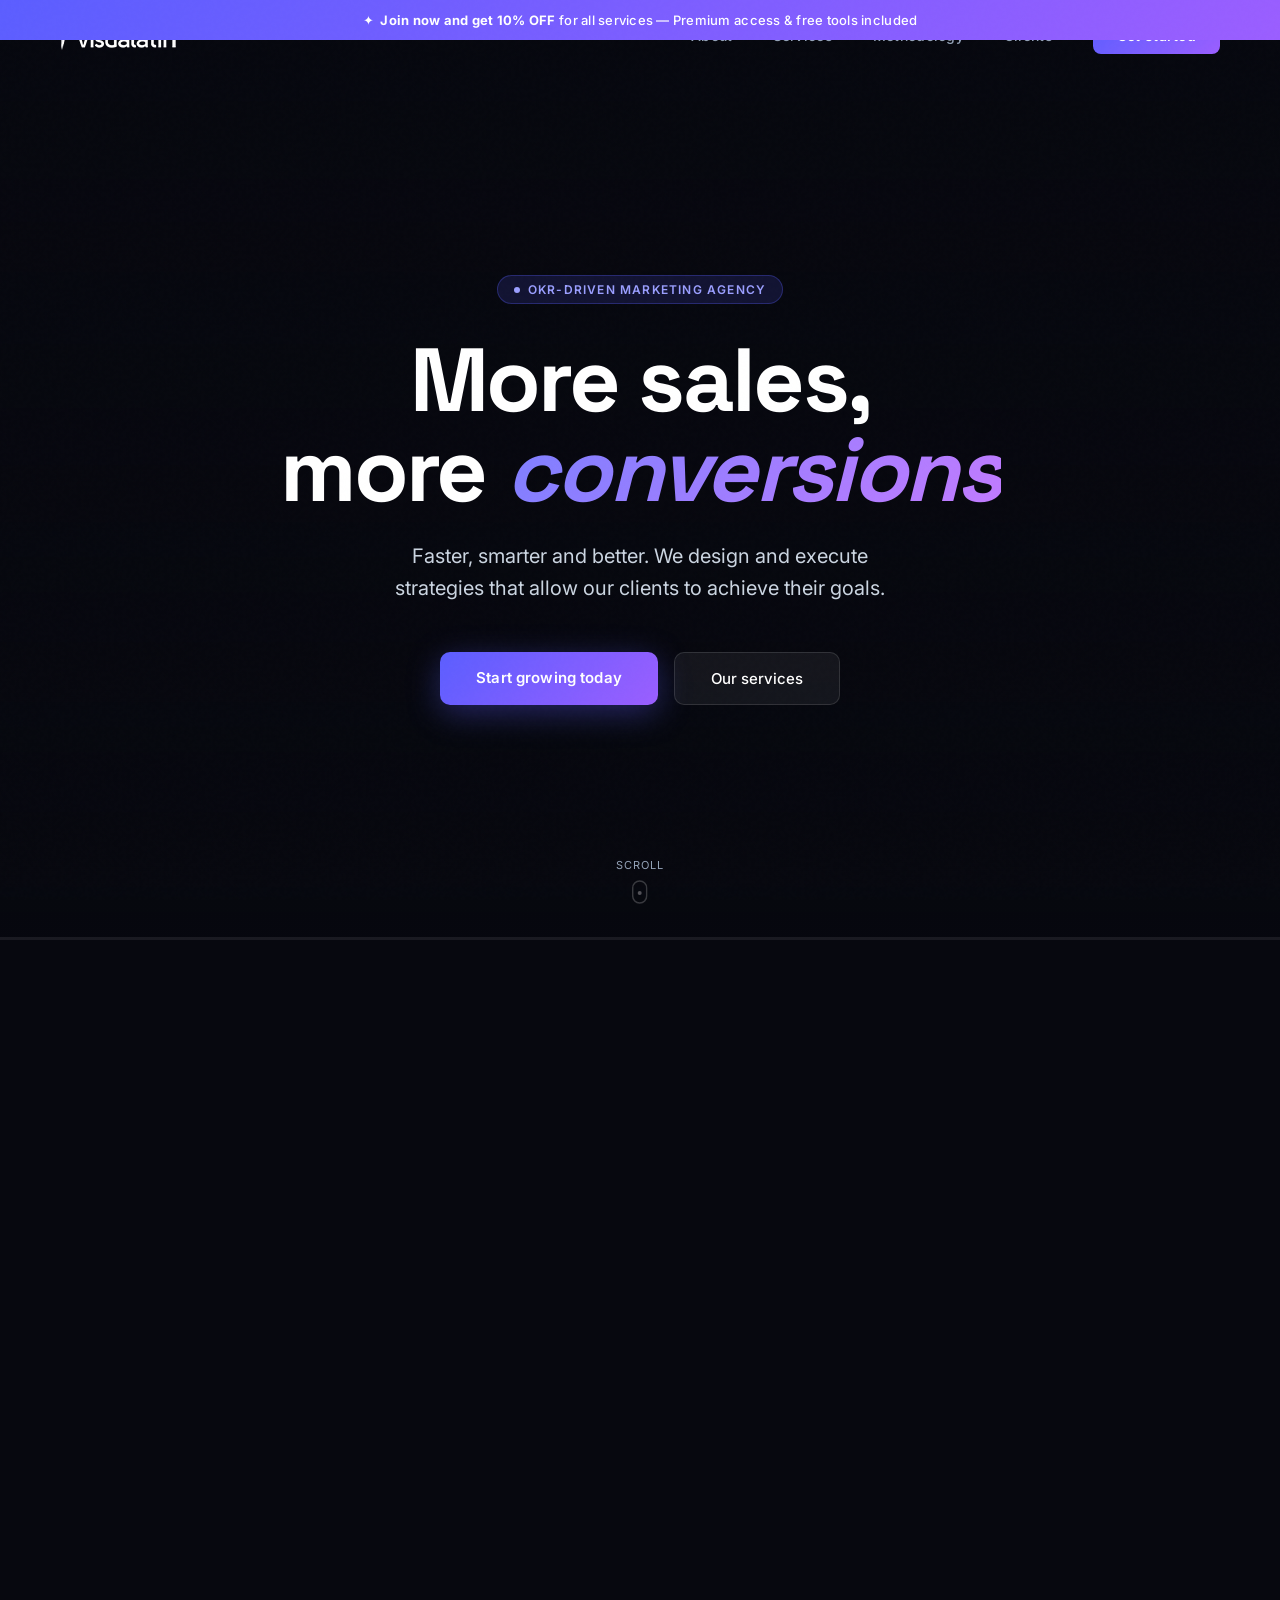
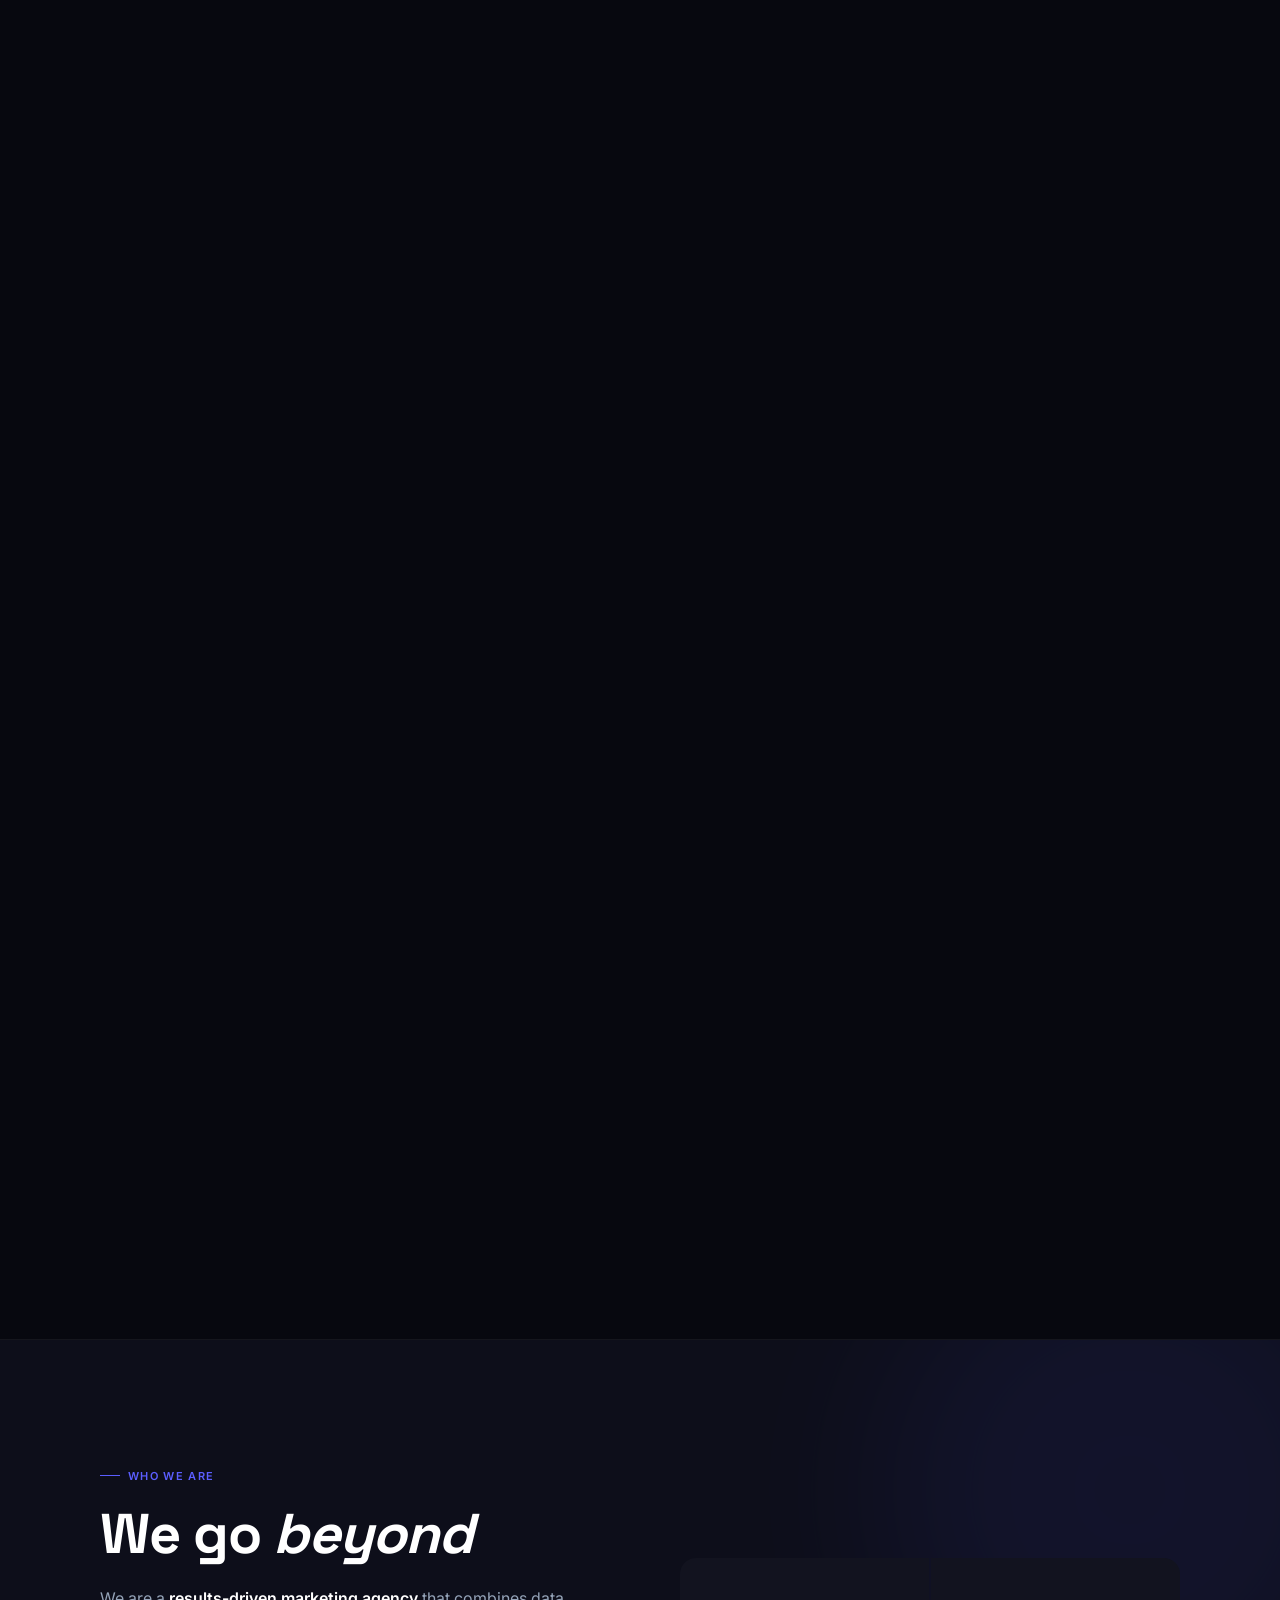
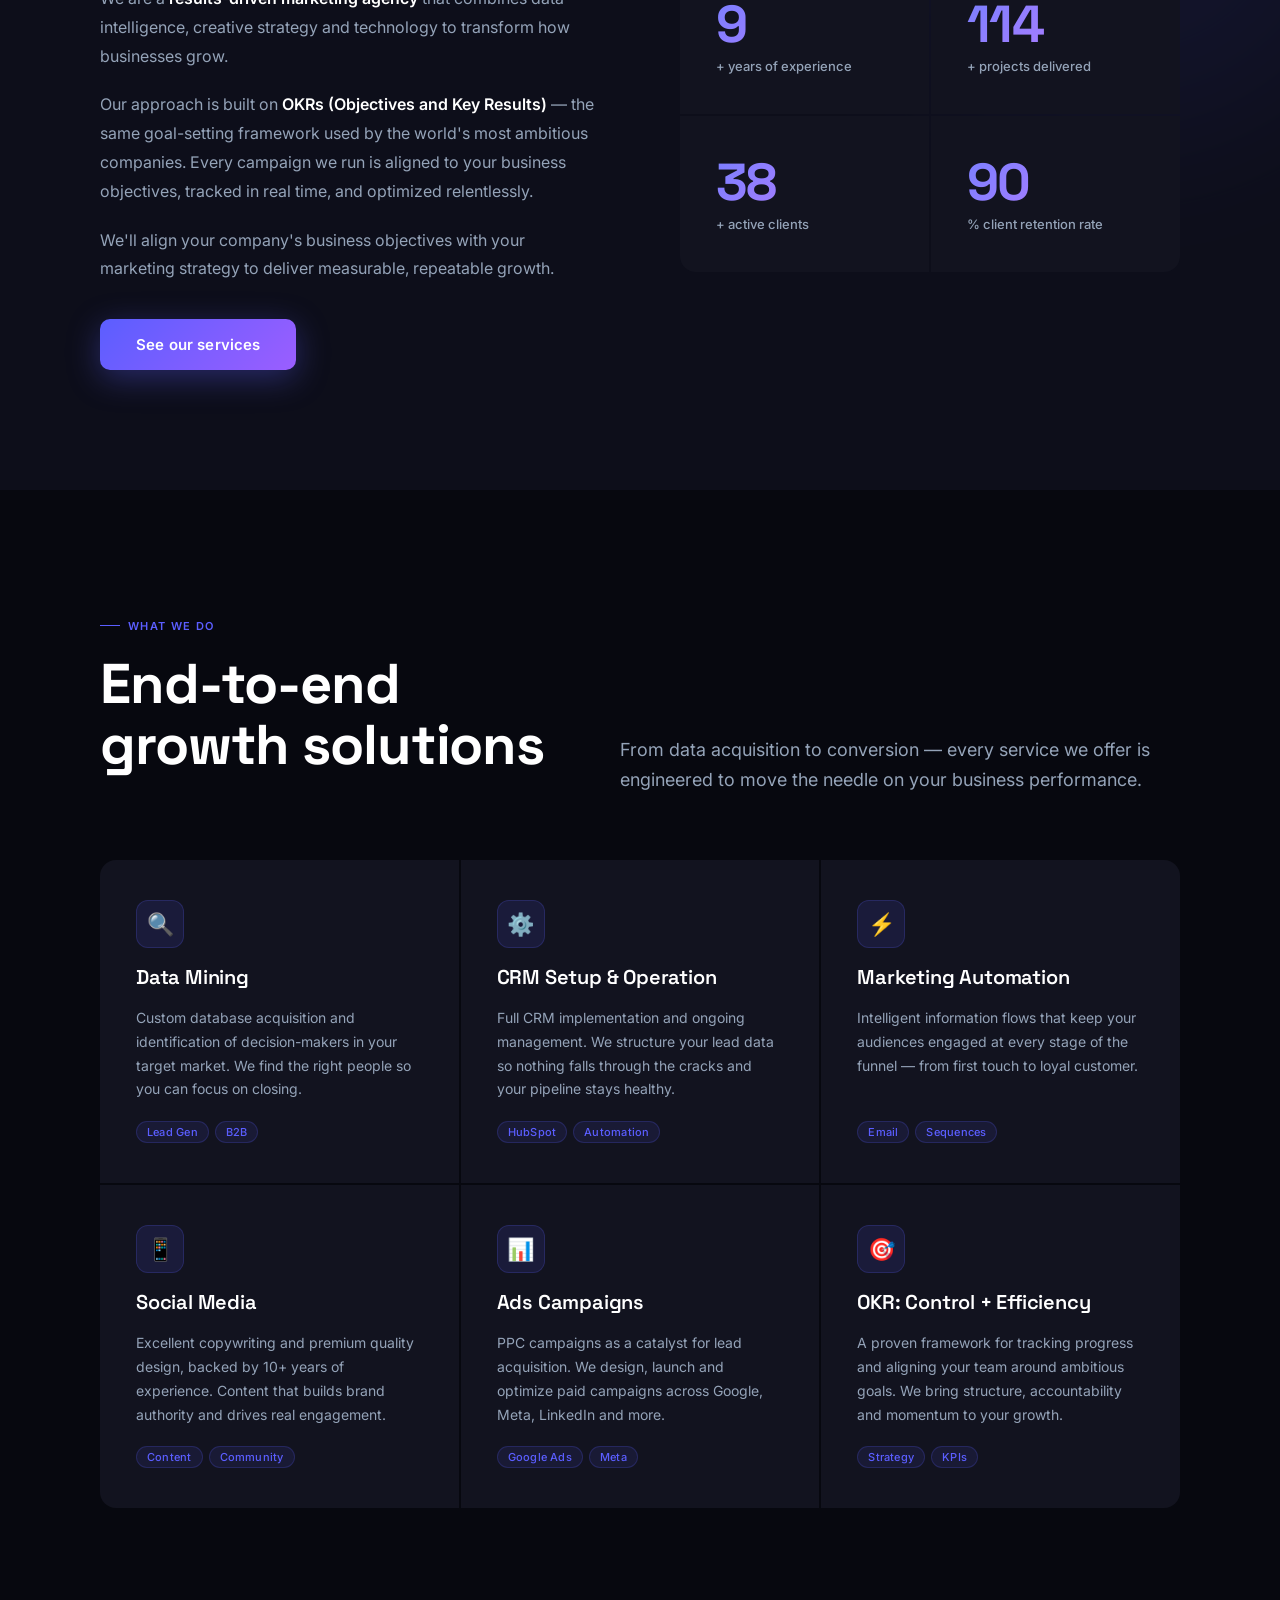
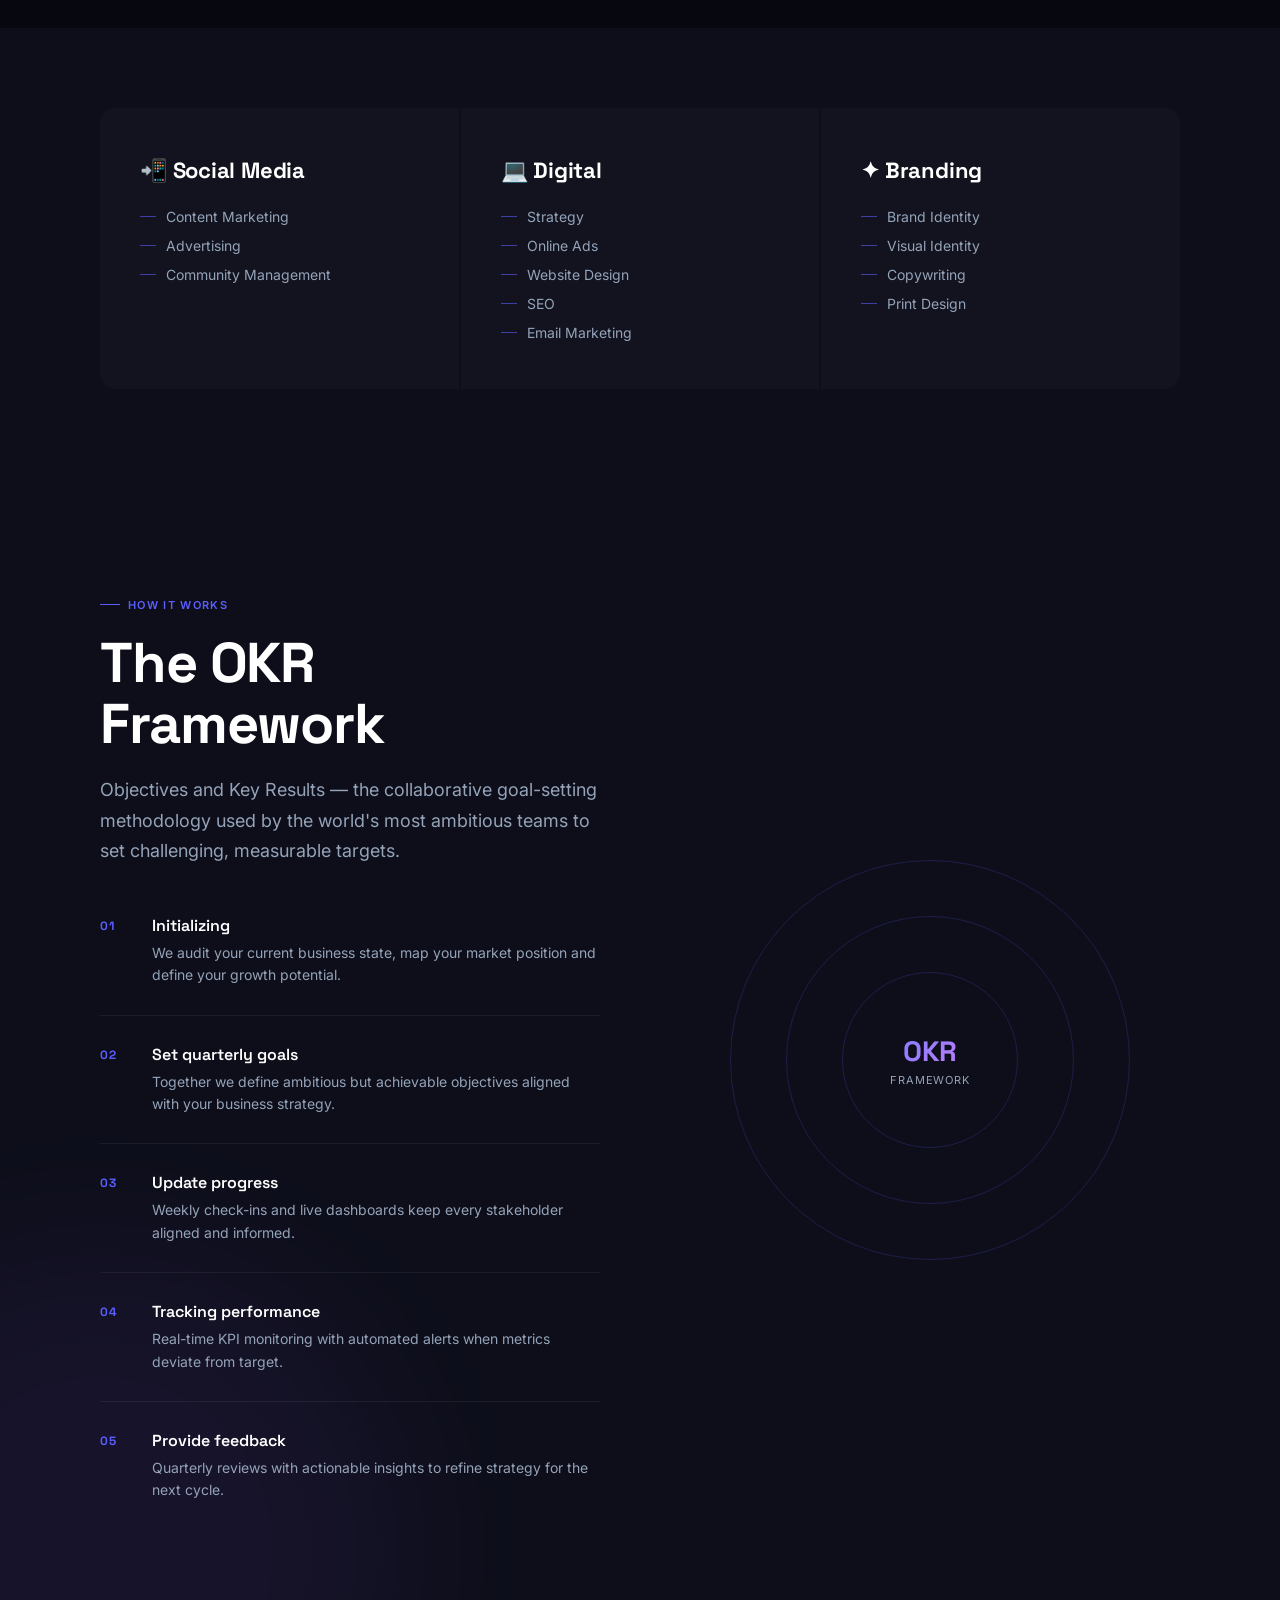
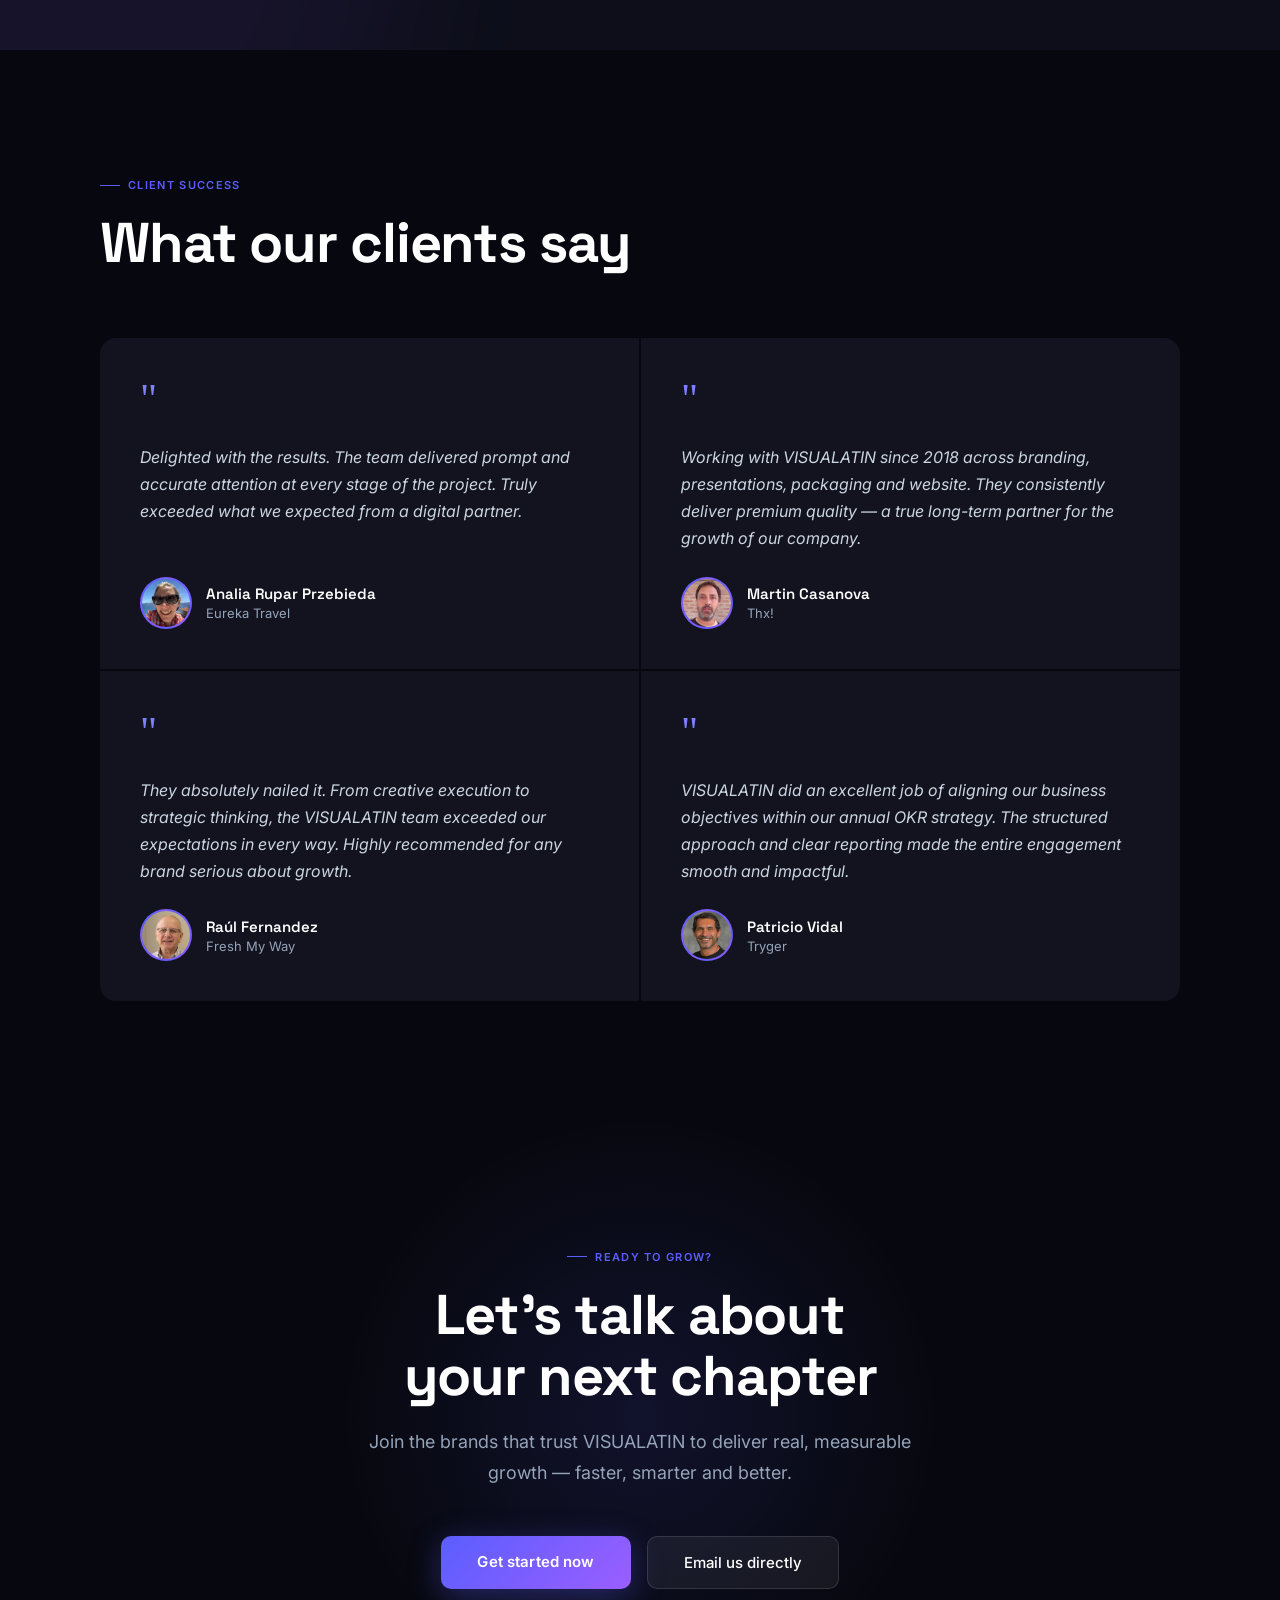
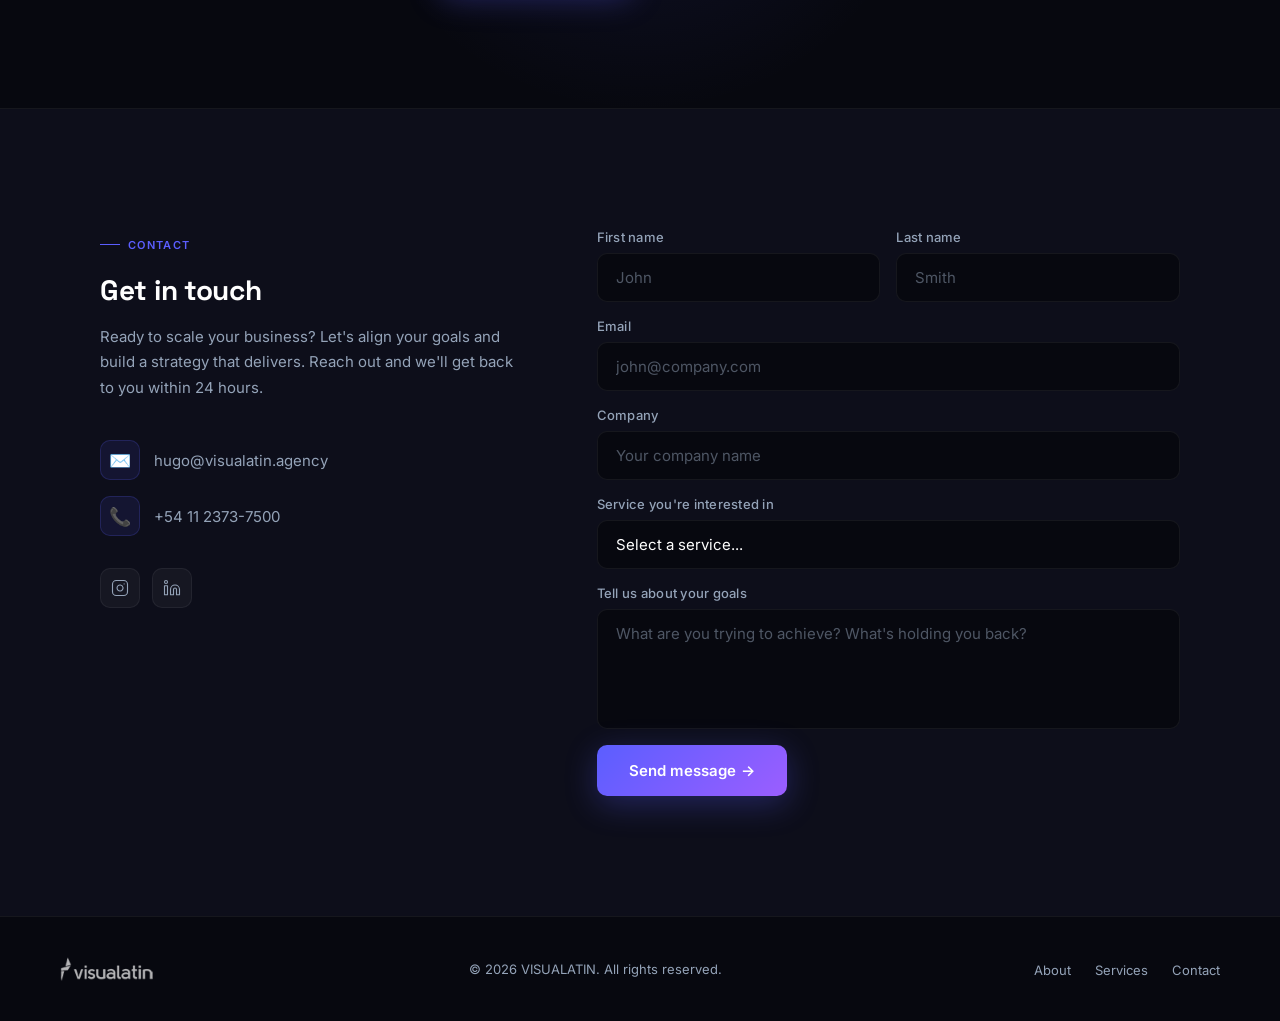
<file: index.html>
<!DOCTYPE html>
<html lang="en">
<head>
<meta charset="UTF-8">
<meta name="viewport" content="width=device-width, initial-scale=1.0">
<title>VISUALATIN — We go beyond</title>
<link rel="preconnect" href="https://fonts.googleapis.com">
<link rel="preconnect" href="https://fonts.gstatic.com" crossorigin>
<link href="https://fonts.googleapis.com/css2?family=Inter:wght@300;400;500;600;700;800;900&family=Space+Grotesk:wght@300;400;500;600;700&display=swap" rel="stylesheet">
<style>
  *, *::before, *::after { box-sizing: border-box; margin: 0; padding: 0; }

  :root {
    --bg: #07080F;
    --bg2: #0D0E1A;
    --bg3: #12131F;
    --accent: #5B5EFF;
    --accent2: #9B5EFF;
    --grad: linear-gradient(135deg, #5B5EFF 0%, #9B5EFF 100%);
    --grad-text: linear-gradient(135deg, #7B7FFF 0%, #C47BFF 100%);
    --text: #FFFFFF;
    --text2: #94A3B8;
    --text3: #CBD5E1;
    --border: rgba(255,255,255,0.06);
    --card: rgba(255,255,255,0.03);
  }

  html { scroll-behavior: smooth; }

  body {
    background: var(--bg);
    color: var(--text);
    font-family: 'Inter', sans-serif;
    overflow-x: hidden;
    -webkit-font-smoothing: antialiased;
  }

  /* ─── SCROLLBAR ─── */
  ::-webkit-scrollbar { width: 4px; }
  ::-webkit-scrollbar-track { background: var(--bg); }
  ::-webkit-scrollbar-thumb { background: var(--accent); border-radius: 4px; }

  /* ─── NOISE TEXTURE ─── */
  body::before {
    content: '';
    position: fixed;
    inset: 0;
    background-image: url("data:image/svg+xml,%3Csvg viewBox='0 0 256 256' xmlns='http://www.w3.org/2000/svg'%3E%3Cfilter id='noise'%3E%3CfeTurbulence type='fractalNoise' baseFrequency='0.85' numOctaves='4' stitchTiles='stitch'/%3E%3C/filter%3E%3Crect width='100%25' height='100%25' filter='url(%23noise)' opacity='0.03'/%3E%3C/svg%3E");
    pointer-events: none;
    z-index: 1000;
    opacity: 0.4;
  }

  /* ─── NAV ─── */
  nav {
    position: fixed;
    top: 0; left: 0; right: 0;
    z-index: 100;
    padding: 20px 60px;
    display: flex;
    align-items: center;
    justify-content: space-between;
    transition: background 0.3s, padding 0.3s, backdrop-filter 0.3s;
  }
  nav.scrolled {
    background: rgba(7, 8, 15, 0.85);
    backdrop-filter: blur(20px);
    -webkit-backdrop-filter: blur(20px);
    padding: 14px 60px;
    border-bottom: 1px solid var(--border);
  }
  .nav-logo {
    text-decoration: none;
    display: flex;
    align-items: center;
  }
  .nav-logo img {
    height: 30px;
    width: auto;
    display: block;
    filter: brightness(0) invert(1);
  }
  .nav-links {
    display: flex;
    align-items: center;
    gap: 40px;
    list-style: none;
  }
  .nav-links a {
    color: var(--text2);
    text-decoration: none;
    font-size: 14px;
    font-weight: 500;
    letter-spacing: 0.02em;
    transition: color 0.2s;
  }
  .nav-links a:hover { color: var(--text); }
  .nav-cta {
    background: var(--grad);
    color: white !important;
    padding: 10px 24px;
    border-radius: 8px;
    font-weight: 600 !important;
    transition: opacity 0.2s, transform 0.2s !important;
  }
  .nav-cta:hover { opacity: 0.9; transform: translateY(-1px); }
  .nav-hamburger {
    display: none;
    flex-direction: column;
    gap: 5px;
    cursor: pointer;
    padding: 4px;
  }
  .nav-hamburger span {
    display: block; width: 24px; height: 2px;
    background: var(--text); border-radius: 2px;
    transition: 0.3s;
  }

  /* ─── SCROLL-VIDEO HERO ─── */
  .scroll-video-hero {
    height: 500vh;
    position: relative;
  }
  .scroll-video-sticky {
    position: sticky;
    top: 0;
    height: 100vh;
    width: 100%;
    overflow: hidden;
  }
  .scroll-video-sticky video {
    position: absolute;
    top: 0; left: 0;
    width: 100%; height: 100%;
    object-fit: cover;
  }
  .hero-overlay {
    position: absolute;
    inset: 0;
    background: linear-gradient(
      to bottom,
      rgba(7,8,15,0.3) 0%,
      rgba(7,8,15,0.55) 50%,
      rgba(7,8,15,0.9) 100%
    );
    z-index: 1;
  }
  .hero-content {
    position: absolute;
    inset: 0;
    display: flex;
    flex-direction: column;
    align-items: center;
    justify-content: center;
    z-index: 2;
    text-align: center;
    padding: 0 24px;
  }
  .hero-eyebrow {
    display: inline-flex;
    align-items: center;
    gap: 8px;
    background: rgba(91,94,255,0.15);
    border: 1px solid rgba(91,94,255,0.3);
    color: #9B9FFF;
    font-size: 12px;
    font-weight: 600;
    letter-spacing: 0.1em;
    text-transform: uppercase;
    padding: 6px 16px;
    border-radius: 100px;
    margin-bottom: 32px;
  }
  .hero-eyebrow::before {
    content: '';
    width: 6px; height: 6px;
    border-radius: 50%;
    background: #9B9FFF;
    animation: pulse 2s infinite;
  }
  @keyframes pulse {
    0%, 100% { opacity: 1; transform: scale(1); }
    50% { opacity: 0.4; transform: scale(0.8); }
  }
  .hero-title {
    font-family: 'Space Grotesk', sans-serif;
    font-size: clamp(42px, 7vw, 96px);
    font-weight: 700;
    line-height: 1.0;
    letter-spacing: -0.03em;
    margin-bottom: 24px;
    max-width: 900px;
  }
  .hero-title .accent {
    background: var(--grad-text);
    -webkit-background-clip: text;
    -webkit-text-fill-color: transparent;
    background-clip: text;
    font-style: italic;
  }
  .hero-sub {
    font-size: clamp(16px, 2vw, 20px);
    color: var(--text3);
    max-width: 540px;
    line-height: 1.6;
    font-weight: 400;
    margin-bottom: 48px;
  }
  .hero-btns {
    display: flex;
    gap: 16px;
    flex-wrap: wrap;
    justify-content: center;
  }
  .btn-primary {
    background: var(--grad);
    color: white;
    padding: 16px 36px;
    border-radius: 10px;
    text-decoration: none;
    font-weight: 600;
    font-size: 15px;
    letter-spacing: 0.01em;
    transition: opacity 0.2s, transform 0.2s, box-shadow 0.2s;
    box-shadow: 0 8px 32px rgba(91,94,255,0.35);
  }
  .btn-primary:hover {
    opacity: 0.92;
    transform: translateY(-2px);
    box-shadow: 0 16px 48px rgba(91,94,255,0.45);
  }
  .btn-ghost {
    background: rgba(255,255,255,0.06);
    color: white;
    padding: 16px 36px;
    border-radius: 10px;
    text-decoration: none;
    font-weight: 500;
    font-size: 15px;
    border: 1px solid rgba(255,255,255,0.12);
    transition: background 0.2s, transform 0.2s;
  }
  .btn-ghost:hover {
    background: rgba(255,255,255,0.1);
    transform: translateY(-2px);
  }
  .hero-scroll-hint {
    position: absolute;
    bottom: 36px;
    left: 50%;
    transform: translateX(-50%);
    display: flex;
    flex-direction: column;
    align-items: center;
    gap: 8px;
    color: var(--text2);
    font-size: 11px;
    letter-spacing: 0.1em;
    text-transform: uppercase;
    z-index: 3;
    animation: bounce 2s infinite;
  }
  @keyframes bounce {
    0%, 100% { transform: translateX(-50%) translateY(0); }
    50% { transform: translateX(-50%) translateY(6px); }
  }
  .hero-scroll-hint svg { opacity: 0.5; }
  .scroll-progress-bar {
    position: absolute;
    bottom: 0; left: 0;
    width: 100%; height: 3px;
    background: rgba(255,255,255,0.08);
    z-index: 3;
  }
  .scroll-progress-fill {
    height: 100%;
    width: 0%;
    background: var(--grad);
  }

  /* ─── SECTIONS SHARED ─── */
  section { position: relative; }
  .container {
    max-width: 1200px;
    margin: 0 auto;
    padding: 0 60px;
  }
  .section-pad { padding: 120px 0; }

  .label {
    display: inline-flex;
    align-items: center;
    gap: 8px;
    font-size: 11px;
    font-weight: 600;
    letter-spacing: 0.12em;
    text-transform: uppercase;
    color: var(--accent);
    margin-bottom: 20px;
  }
  .label::before {
    content: '';
    width: 20px; height: 1px;
    background: var(--accent);
  }

  .section-title {
    font-family: 'Space Grotesk', sans-serif;
    font-size: clamp(32px, 5vw, 56px);
    font-weight: 700;
    line-height: 1.1;
    letter-spacing: -0.02em;
    margin-bottom: 20px;
  }
  .section-sub {
    font-size: 18px;
    color: var(--text2);
    line-height: 1.7;
    max-width: 560px;
  }

  /* ─── ABOUT ─── */
  #about { background: var(--bg2); }
  #about::before {
    content: '';
    position: absolute;
    top: -1px; left: 0; right: 0;
    height: 1px;
    background: var(--border);
  }
  .about-grid {
    display: grid;
    grid-template-columns: 1fr 1fr;
    gap: 80px;
    align-items: center;
  }
  .about-text p {
    color: var(--text2);
    line-height: 1.8;
    font-size: 16px;
    margin-bottom: 20px;
  }
  .about-text p:last-child { margin-bottom: 0; }
  .about-text p strong { color: var(--text); font-weight: 600; }
  .about-stats {
    display: grid;
    grid-template-columns: 1fr 1fr;
    gap: 2px;
    border-radius: 16px;
    overflow: hidden;
  }
  .stat-card {
    background: var(--bg3);
    padding: 40px 36px;
    display: flex;
    flex-direction: column;
    gap: 8px;
    transition: background 0.3s;
  }
  .stat-card:hover { background: rgba(91,94,255,0.08); }
  .stat-card:first-child { border-radius: 14px 0 0 0; }
  .stat-card:nth-child(2) { border-radius: 0 14px 0 0; }
  .stat-card:nth-child(3) { border-radius: 0 0 0 14px; }
  .stat-card:last-child { border-radius: 0 0 14px 0; }
  .stat-number {
    font-family: 'Space Grotesk', sans-serif;
    font-size: 52px;
    font-weight: 700;
    letter-spacing: -0.03em;
    background: var(--grad-text);
    -webkit-background-clip: text;
    -webkit-text-fill-color: transparent;
    background-clip: text;
    line-height: 1;
  }
  .stat-label {
    font-size: 13px;
    color: var(--text2);
    font-weight: 500;
  }

  /* ─── SERVICES ─── */
  #services { background: var(--bg); }
  .services-header {
    display: flex;
    align-items: flex-end;
    justify-content: space-between;
    margin-bottom: 64px;
    gap: 40px;
  }
  .services-grid {
    display: grid;
    grid-template-columns: repeat(3, 1fr);
    gap: 2px;
    border-radius: 16px;
    overflow: hidden;
  }
  .service-card {
    background: var(--bg3);
    padding: 40px 36px;
    display: flex;
    flex-direction: column;
    gap: 16px;
    cursor: default;
    transition: background 0.3s, transform 0.3s;
    position: relative;
    overflow: hidden;
  }
  .service-card::after {
    content: '';
    position: absolute;
    inset: 0;
    background: var(--grad);
    opacity: 0;
    transition: opacity 0.3s;
  }
  .service-card:hover::after { opacity: 0.05; }
  .service-card:hover { background: var(--bg2); }
  .service-icon {
    width: 48px; height: 48px;
    border-radius: 12px;
    background: rgba(91,94,255,0.12);
    display: flex;
    align-items: center;
    justify-content: center;
    font-size: 22px;
    border: 1px solid rgba(91,94,255,0.2);
    flex-shrink: 0;
  }
  .service-name {
    font-family: 'Space Grotesk', sans-serif;
    font-size: 20px;
    font-weight: 600;
    letter-spacing: -0.01em;
  }
  .service-desc {
    font-size: 14px;
    color: var(--text2);
    line-height: 1.7;
    flex-grow: 1;
  }
  .service-tags {
    display: flex;
    flex-wrap: wrap;
    gap: 6px;
    margin-top: 4px;
  }
  .service-tag {
    font-size: 11px;
    font-weight: 500;
    color: var(--accent);
    background: rgba(91,94,255,0.1);
    border: 1px solid rgba(91,94,255,0.2);
    padding: 3px 10px;
    border-radius: 100px;
    letter-spacing: 0.02em;
  }

  /* ─── OKR METHODOLOGY ─── */
  #methodology {
    background: var(--bg2);
    overflow: hidden;
  }
  .method-grid {
    display: grid;
    grid-template-columns: 1fr 1fr;
    gap: 80px;
    align-items: center;
  }
  .method-steps {
    display: flex;
    flex-direction: column;
    gap: 0;
  }
  .method-step {
    display: flex;
    gap: 24px;
    padding: 28px 0;
    border-bottom: 1px solid var(--border);
    align-items: flex-start;
    transition: padding-left 0.3s;
    cursor: default;
  }
  .method-step:first-child { padding-top: 0; }
  .method-step:last-child { border-bottom: none; }
  .method-step:hover { padding-left: 8px; }
  .step-num {
    font-family: 'Space Grotesk', sans-serif;
    font-size: 12px;
    font-weight: 700;
    color: var(--accent);
    letter-spacing: 0.05em;
    min-width: 28px;
    margin-top: 3px;
  }
  .step-content h4 {
    font-size: 16px;
    font-weight: 600;
    margin-bottom: 6px;
    font-family: 'Space Grotesk', sans-serif;
  }
  .step-content p {
    font-size: 14px;
    color: var(--text2);
    line-height: 1.6;
  }
  .method-visual {
    position: relative;
    display: flex;
    align-items: center;
    justify-content: center;
  }
  .okr-diagram {
    width: 100%;
    max-width: 400px;
    aspect-ratio: 1;
    position: relative;
  }
  .okr-ring {
    position: absolute;
    border-radius: 50%;
    border: 1px solid rgba(91,94,255,0.2);
    top: 50%; left: 50%;
    transform: translate(-50%, -50%);
    animation: spin 20s linear infinite;
  }
  .okr-ring:nth-child(1) { width: 100%; height: 100%; animation-duration: 30s; }
  .okr-ring:nth-child(2) { width: 72%; height: 72%; animation-direction: reverse; animation-duration: 20s; }
  .okr-ring:nth-child(3) { width: 44%; height: 44%; animation-duration: 15s; }
  @keyframes spin {
    from { transform: translate(-50%, -50%) rotate(0deg); }
    to { transform: translate(-50%, -50%) rotate(360deg); }
  }
  .okr-center {
    position: absolute;
    top: 50%; left: 50%;
    transform: translate(-50%, -50%);
    text-align: center;
    z-index: 2;
  }
  .okr-center-text {
    font-family: 'Space Grotesk', sans-serif;
    font-size: 28px;
    font-weight: 700;
    background: var(--grad-text);
    -webkit-background-clip: text;
    -webkit-text-fill-color: transparent;
    background-clip: text;
    letter-spacing: -0.02em;
  }
  .okr-center-sub {
    font-size: 11px;
    color: var(--text2);
    letter-spacing: 0.08em;
    text-transform: uppercase;
    margin-top: 4px;
  }
  .okr-dot {
    position: absolute;
    width: 10px; height: 10px;
    border-radius: 50%;
    background: var(--accent);
    top: 50%; left: 50%;
  }

  /* ─── TESTIMONIALS ─── */
  #testimonials { background: var(--bg); }
  .testimonials-header { margin-bottom: 64px; }
  .testimonials-grid {
    display: grid;
    grid-template-columns: repeat(2, 1fr);
    gap: 2px;
    border-radius: 16px;
    overflow: hidden;
  }
  .testimonial-card {
    background: var(--bg3);
    padding: 40px;
    display: flex;
    flex-direction: column;
    gap: 24px;
    transition: background 0.3s;
  }
  .testimonial-card:hover { background: var(--bg2); }
  .testimonial-quote {
    font-size: 42px;
    line-height: 1;
    background: var(--grad-text);
    -webkit-background-clip: text;
    -webkit-text-fill-color: transparent;
    background-clip: text;
    font-family: Georgia, serif;
  }
  .testimonial-text {
    font-size: 16px;
    line-height: 1.7;
    color: var(--text3);
    flex-grow: 1;
    font-style: italic;
  }
  .testimonial-author {
    display: flex;
    align-items: center;
    gap: 14px;
  }
  .author-avatar {
    width: 52px; height: 52px;
    border-radius: 50%;
    background: var(--grad);
    flex-shrink: 0;
    overflow: hidden;
    border: 2px solid rgba(91,94,255,0.25);
  }
  .author-avatar img {
    width: 100%; height: 100%;
    object-fit: cover;
    display: block;
  }
  .author-name {
    font-size: 15px;
    font-weight: 600;
    color: var(--text);
    font-family: 'Space Grotesk', sans-serif;
  }
  .author-company {
    font-size: 13px;
    color: var(--text2);
    margin-top: 2px;
  }

  /* ─── CATEGORIES STRIP ─── */
  #categories { background: var(--bg2); padding: 80px 0; }
  .categories-inner {
    display: grid;
    grid-template-columns: repeat(3, 1fr);
    gap: 2px;
    border-radius: 16px;
    overflow: hidden;
  }
  .category-block {
    background: var(--bg3);
    padding: 48px 40px;
    transition: background 0.3s;
  }
  .category-block:hover { background: rgba(91,94,255,0.06); }
  .category-block h3 {
    font-family: 'Space Grotesk', sans-serif;
    font-size: 22px;
    font-weight: 700;
    margin-bottom: 24px;
    letter-spacing: -0.01em;
  }
  .category-list {
    list-style: none;
    display: flex;
    flex-direction: column;
    gap: 12px;
  }
  .category-list li {
    font-size: 14px;
    color: var(--text2);
    display: flex;
    align-items: center;
    gap: 10px;
    transition: color 0.2s;
  }
  .category-list li:hover { color: var(--text); }
  .category-list li::before {
    content: '';
    width: 16px; height: 1px;
    background: var(--accent);
    flex-shrink: 0;
    opacity: 0.6;
  }

  /* ─── CTA STRIP ─── */
  #cta {
    background: var(--bg);
    padding: 120px 0;
    text-align: center;
    position: relative;
    overflow: hidden;
  }
  #cta::before {
    content: '';
    position: absolute;
    top: 50%; left: 50%;
    transform: translate(-50%, -50%);
    width: 600px; height: 600px;
    background: radial-gradient(circle, rgba(91,94,255,0.12) 0%, transparent 70%);
    pointer-events: none;
  }
  .cta-label { justify-content: center; }
  #cta .section-title { margin: 0 auto 20px; }
  #cta .section-sub { margin: 0 auto 48px; text-align: center; }
  .cta-btns {
    display: flex;
    gap: 16px;
    justify-content: center;
    flex-wrap: wrap;
  }

  /* ─── CONTACT ─── */
  #contact { background: var(--bg2); }
  #contact::before {
    content: '';
    position: absolute;
    top: -1px; left: 0; right: 0;
    height: 1px;
    background: var(--border);
  }
  .contact-grid {
    display: grid;
    grid-template-columns: 1fr 1.4fr;
    gap: 80px;
    align-items: start;
  }
  .contact-info h3 {
    font-family: 'Space Grotesk', sans-serif;
    font-size: 28px;
    font-weight: 700;
    margin-bottom: 16px;
    letter-spacing: -0.01em;
  }
  .contact-info p {
    font-size: 15px;
    color: var(--text2);
    line-height: 1.7;
    margin-bottom: 40px;
  }
  .contact-items {
    display: flex;
    flex-direction: column;
    gap: 16px;
  }
  .contact-item {
    display: flex;
    align-items: center;
    gap: 14px;
    color: var(--text2);
    font-size: 15px;
    text-decoration: none;
    transition: color 0.2s;
  }
  .contact-item:hover { color: var(--text); }
  .contact-item-icon {
    width: 40px; height: 40px;
    border-radius: 10px;
    background: rgba(91,94,255,0.1);
    border: 1px solid rgba(91,94,255,0.2);
    display: flex; align-items: center; justify-content: center;
    font-size: 18px;
    flex-shrink: 0;
  }
  .contact-form {
    display: flex;
    flex-direction: column;
    gap: 16px;
  }
  .form-row {
    display: grid;
    grid-template-columns: 1fr 1fr;
    gap: 16px;
  }
  .form-group {
    display: flex;
    flex-direction: column;
    gap: 8px;
  }
  .form-group label {
    font-size: 13px;
    font-weight: 500;
    color: var(--text2);
    letter-spacing: 0.02em;
  }
  .form-group input,
  .form-group textarea,
  .form-group select {
    background: var(--bg);
    border: 1px solid var(--border);
    border-radius: 10px;
    color: var(--text);
    font-family: 'Inter', sans-serif;
    font-size: 15px;
    padding: 14px 18px;
    outline: none;
    transition: border-color 0.2s, background 0.2s;
    resize: none;
    appearance: none;
  }
  .form-group input:focus,
  .form-group textarea:focus,
  .form-group select:focus {
    border-color: var(--accent);
    background: rgba(91,94,255,0.04);
  }
  .form-group input::placeholder,
  .form-group textarea::placeholder { color: var(--text2); opacity: 0.5; }
  .form-group textarea { min-height: 120px; }
  .form-submit {
    background: var(--grad);
    color: white;
    border: none;
    border-radius: 10px;
    padding: 16px 32px;
    font-family: 'Inter', sans-serif;
    font-size: 15px;
    font-weight: 600;
    cursor: pointer;
    transition: opacity 0.2s, transform 0.2s, box-shadow 0.2s;
    box-shadow: 0 8px 32px rgba(91,94,255,0.3);
    align-self: flex-start;
    letter-spacing: 0.01em;
  }
  .form-submit:hover {
    opacity: 0.9;
    transform: translateY(-2px);
    box-shadow: 0 16px 40px rgba(91,94,255,0.4);
  }

  /* ─── SOCIAL LINKS ─── */
  .social-links {
    display: flex;
    gap: 12px;
    margin-top: 32px;
  }
  .social-link {
    width: 40px; height: 40px;
    border-radius: 10px;
    background: rgba(255,255,255,0.04);
    border: 1px solid var(--border);
    display: flex; align-items: center; justify-content: center;
    color: var(--text2);
    text-decoration: none;
    font-size: 18px;
    transition: background 0.2s, color 0.2s, border-color 0.2s, transform 0.2s;
  }
  .social-link:hover {
    background: rgba(91,94,255,0.1);
    border-color: rgba(91,94,255,0.3);
    color: var(--text);
    transform: translateY(-2px);
  }

  /* ─── FOOTER ─── */
  footer {
    background: var(--bg);
    border-top: 1px solid var(--border);
    padding: 40px 60px;
    display: flex;
    align-items: center;
    justify-content: space-between;
    gap: 24px;
    flex-wrap: wrap;
  }
  .footer-logo img {
    height: 24px;
    width: auto;
    display: block;
    filter: brightness(0) invert(1);
    opacity: 0.7;
  }
  .footer-copy {
    font-size: 13px;
    color: var(--text2);
  }
  .footer-links {
    display: flex;
    gap: 24px;
    list-style: none;
  }
  .footer-links a {
    font-size: 13px;
    color: var(--text2);
    text-decoration: none;
    transition: color 0.2s;
  }
  .footer-links a:hover { color: var(--text); }

  /* ─── OFFER BANNER ─── */
  .offer-bar {
    background: var(--grad);
    text-align: center;
    padding: 12px 24px;
    font-size: 13px;
    font-weight: 500;
    letter-spacing: 0.02em;
    position: relative;
    z-index: 101;
  }
  .offer-bar strong { font-weight: 700; }

  /* ─── ANIMATIONS ─── */
  .reveal {
    opacity: 0;
    transform: translateY(30px);
    transition: opacity 0.7s cubic-bezier(0.22, 1, 0.36, 1),
                transform 0.7s cubic-bezier(0.22, 1, 0.36, 1);
  }
  .reveal.visible { opacity: 1; transform: translateY(0); }
  .reveal-left {
    opacity: 0;
    transform: translateX(-40px);
    transition: opacity 0.8s cubic-bezier(0.22, 1, 0.36, 1),
                transform 0.8s cubic-bezier(0.22, 1, 0.36, 1);
  }
  .reveal-left.visible { opacity: 1; transform: translateX(0); }
  .reveal-right {
    opacity: 0;
    transform: translateX(40px);
    transition: opacity 0.8s cubic-bezier(0.22, 1, 0.36, 1),
                transform 0.8s cubic-bezier(0.22, 1, 0.36, 1);
  }
  .reveal-right.visible { opacity: 1; transform: translateX(0); }

  [data-delay="1"] { transition-delay: 0.1s; }
  [data-delay="2"] { transition-delay: 0.2s; }
  [data-delay="3"] { transition-delay: 0.3s; }
  [data-delay="4"] { transition-delay: 0.4s; }
  [data-delay="5"] { transition-delay: 0.5s; }

  /* ─── PARALLAX BG ─── */
  .parallax-bg {
    position: absolute;
    inset: 0;
    pointer-events: none;
    overflow: hidden;
  }
  .parallax-orb {
    position: absolute;
    border-radius: 50%;
    filter: blur(80px);
    opacity: 0.07;
  }

  /* ─── RESPONSIVE ─── */
  @media (max-width: 1024px) {
    nav { padding: 18px 32px; }
    nav.scrolled { padding: 12px 32px; }
    .container { padding: 0 32px; }
    footer { padding: 32px; }
    .about-grid, .method-grid, .contact-grid { grid-template-columns: 1fr; gap: 48px; }
    .services-grid { grid-template-columns: repeat(2, 1fr); }
    .testimonials-grid { grid-template-columns: 1fr; }
    .categories-inner { grid-template-columns: 1fr; }
    .about-stats { max-width: 480px; }
  }
  @media (max-width: 768px) {
    .scroll-video-hero { height: 100vh; }
    .scroll-video-sticky { position: relative; }
    .nav-links { display: none; }
    .nav-hamburger { display: flex; }
    nav { padding: 16px 24px; }
    nav.scrolled { padding: 12px 24px; }
    .container { padding: 0 24px; }
    .section-pad { padding: 80px 0; }
    .services-grid { grid-template-columns: 1fr; }
    .form-row { grid-template-columns: 1fr; }
    .services-header { flex-direction: column; align-items: flex-start; }
    footer { padding: 28px 24px; flex-direction: column; align-items: flex-start; }
    .about-stats { grid-template-columns: 1fr 1fr; }
  }
  @media (prefers-reduced-motion: reduce) {
    .scroll-video-hero { height: 100vh; }
    .okr-ring { animation: none; }
  }
</style>
</head>
<body>

<!-- Offer Banner -->
<div class="offer-bar">
  ✦ &nbsp;<strong>Join now and get 10% OFF</strong> for all services — Premium access &amp; free tools included
</div>

<!-- Nav -->
<nav id="navbar">
  <a href="#" class="nav-logo"><img src="assets/logo-visualatin.png" alt="VISUALATIN"></a>
  <ul class="nav-links">
    <li><a href="#about">About</a></li>
    <li><a href="#services">Services</a></li>
    <li><a href="#methodology">Methodology</a></li>
    <li><a href="#testimonials">Clients</a></li>
    <li><a href="#contact" class="nav-cta">Get started</a></li>
  </ul>
  <div class="nav-hamburger" id="hamburger" aria-label="Menu">
    <span></span><span></span><span></span>
  </div>
</nav>

<!-- HERO — Scroll Video -->
<section class="scroll-video-hero" id="scroll-hero">
  <div class="scroll-video-sticky">
    <video id="heroVideo"
           src="assets/Corporate_Growth_Illustration_Transition.mp4"
           playsinline muted preload="auto">
    </video>
    <div class="hero-overlay"></div>
    <div class="hero-content">
      <div class="hero-eyebrow">OKR-driven marketing agency</div>
      <h1 class="hero-title">
        More sales,<br>more <span class="accent">conversions</span>
      </h1>
      <p class="hero-sub">
        Faster, smarter and better. We design and execute strategies that allow our clients to achieve their goals.
      </p>
      <div class="hero-btns">
        <a href="#contact" class="btn-primary">Start growing today</a>
        <a href="#services" class="btn-ghost">Our services</a>
      </div>
    </div>
    <div class="hero-scroll-hint">
      <span>Scroll</span>
      <svg width="16" height="24" viewBox="0 0 16 24" fill="none">
        <rect x="1" y="1" width="14" height="22" rx="7" stroke="white" stroke-width="1.5" stroke-opacity="0.4"/>
        <circle cx="8" cy="8" r="2" fill="white" fill-opacity="0.6">
          <animate attributeName="cy" values="8;16;8" dur="2s" repeatCount="indefinite"/>
        </circle>
      </svg>
    </div>
    <div class="scroll-progress-bar">
      <div class="scroll-progress-fill" id="progressFill"></div>
    </div>
  </div>
</section>

<!-- ABOUT -->
<section id="about" class="section-pad">
  <div class="parallax-bg">
    <div class="parallax-orb" style="width:500px;height:500px;background:#5B5EFF;top:-100px;right:-100px;"></div>
  </div>
  <div class="container">
    <div class="about-grid">
      <div class="about-text reveal-left">
        <div class="label">Who we are</div>
        <h2 class="section-title">We go <em>beyond</em></h2>
        <p>We are a <strong>results-driven marketing agency</strong> that combines data intelligence, creative strategy and technology to transform how businesses grow.</p>
        <p>Our approach is built on <strong>OKRs (Objectives and Key Results)</strong> — the same goal-setting framework used by the world's most ambitious companies. Every campaign we run is aligned to your business objectives, tracked in real time, and optimized relentlessly.</p>
        <p>We'll align your company's business objectives with your marketing strategy to deliver measurable, repeatable growth.</p>
        <a href="#services" class="btn-primary" style="margin-top:16px;display:inline-block;">See our services</a>
      </div>
      <div class="about-stats reveal-right">
        <div class="stat-card">
          <div class="stat-number" data-target="10">0</div>
          <div class="stat-label">+ years of experience</div>
        </div>
        <div class="stat-card">
          <div class="stat-number" data-target="120">0</div>
          <div class="stat-label">+ projects delivered</div>
        </div>
        <div class="stat-card">
          <div class="stat-number" data-target="40">0</div>
          <div class="stat-label">+ active clients</div>
        </div>
        <div class="stat-card">
          <div class="stat-number" data-target="95">0</div>
          <div class="stat-label">% client retention rate</div>
        </div>
      </div>
    </div>
  </div>
</section>

<!-- SERVICES -->
<section id="services" class="section-pad">
  <div class="container">
    <div class="services-header">
      <div>
        <div class="label">What we do</div>
        <h2 class="section-title reveal">End-to-end<br>growth solutions</h2>
      </div>
      <p class="section-sub reveal" data-delay="2">From data acquisition to conversion — every service we offer is engineered to move the needle on your business performance.</p>
    </div>
    <div class="services-grid">
      <div class="service-card reveal" data-delay="1">
        <div class="service-icon">🔍</div>
        <div class="service-name">Data Mining</div>
        <div class="service-desc">Custom database acquisition and identification of decision-makers in your target market. We find the right people so you can focus on closing.</div>
        <div class="service-tags">
          <span class="service-tag">Lead Gen</span>
          <span class="service-tag">B2B</span>
        </div>
      </div>
      <div class="service-card reveal" data-delay="2">
        <div class="service-icon">⚙️</div>
        <div class="service-name">CRM Setup &amp; Operation</div>
        <div class="service-desc">Full CRM implementation and ongoing management. We structure your lead data so nothing falls through the cracks and your pipeline stays healthy.</div>
        <div class="service-tags">
          <span class="service-tag">HubSpot</span>
          <span class="service-tag">Automation</span>
        </div>
      </div>
      <div class="service-card reveal" data-delay="3">
        <div class="service-icon">⚡</div>
        <div class="service-name">Marketing Automation</div>
        <div class="service-desc">Intelligent information flows that keep your audiences engaged at every stage of the funnel — from first touch to loyal customer.</div>
        <div class="service-tags">
          <span class="service-tag">Email</span>
          <span class="service-tag">Sequences</span>
        </div>
      </div>
      <div class="service-card reveal" data-delay="1">
        <div class="service-icon">📱</div>
        <div class="service-name">Social Media</div>
        <div class="service-desc">Excellent copywriting and premium quality design, backed by 10+ years of experience. Content that builds brand authority and drives real engagement.</div>
        <div class="service-tags">
          <span class="service-tag">Content</span>
          <span class="service-tag">Community</span>
        </div>
      </div>
      <div class="service-card reveal" data-delay="2">
        <div class="service-icon">📊</div>
        <div class="service-name">Ads Campaigns</div>
        <div class="service-desc">PPC campaigns as a catalyst for lead acquisition. We design, launch and optimize paid campaigns across Google, Meta, LinkedIn and more.</div>
        <div class="service-tags">
          <span class="service-tag">Google Ads</span>
          <span class="service-tag">Meta</span>
        </div>
      </div>
      <div class="service-card reveal" data-delay="3">
        <div class="service-icon">🎯</div>
        <div class="service-name">OKR: Control + Efficiency</div>
        <div class="service-desc">A proven framework for tracking progress and aligning your team around ambitious goals. We bring structure, accountability and momentum to your growth.</div>
        <div class="service-tags">
          <span class="service-tag">Strategy</span>
          <span class="service-tag">KPIs</span>
        </div>
      </div>
    </div>
  </div>
</section>

<!-- CATEGORIES -->
<section id="categories">
  <div class="container">
    <div class="categories-inner">
      <div class="category-block reveal" data-delay="1">
        <h3>📲 Social Media</h3>
        <ul class="category-list">
          <li>Content Marketing</li>
          <li>Advertising</li>
          <li>Community Management</li>
        </ul>
      </div>
      <div class="category-block reveal" data-delay="2">
        <h3>💻 Digital</h3>
        <ul class="category-list">
          <li>Strategy</li>
          <li>Online Ads</li>
          <li>Website Design</li>
          <li>SEO</li>
          <li>Email Marketing</li>
        </ul>
      </div>
      <div class="category-block reveal" data-delay="3">
        <h3>✦ Branding</h3>
        <ul class="category-list">
          <li>Brand Identity</li>
          <li>Visual Identity</li>
          <li>Copywriting</li>
          <li>Print Design</li>
        </ul>
      </div>
    </div>
  </div>
</section>

<!-- OKR METHODOLOGY -->
<section id="methodology" class="section-pad">
  <div class="parallax-bg">
    <div class="parallax-orb" style="width:600px;height:600px;background:#9B5EFF;bottom:-200px;left:-200px;"></div>
  </div>
  <div class="container">
    <div class="method-grid">
      <div class="reveal-left">
        <div class="label">How it works</div>
        <h2 class="section-title">The OKR<br>Framework</h2>
        <p class="section-sub" style="margin-bottom: 48px;">Objectives and Key Results — the collaborative goal-setting methodology used by the world's most ambitious teams to set challenging, measurable targets.</p>
        <div class="method-steps">
          <div class="method-step">
            <div class="step-num">01</div>
            <div class="step-content">
              <h4>Initializing</h4>
              <p>We audit your current business state, map your market position and define your growth potential.</p>
            </div>
          </div>
          <div class="method-step">
            <div class="step-num">02</div>
            <div class="step-content">
              <h4>Set quarterly goals</h4>
              <p>Together we define ambitious but achievable objectives aligned with your business strategy.</p>
            </div>
          </div>
          <div class="method-step">
            <div class="step-num">03</div>
            <div class="step-content">
              <h4>Update progress</h4>
              <p>Weekly check-ins and live dashboards keep every stakeholder aligned and informed.</p>
            </div>
          </div>
          <div class="method-step">
            <div class="step-num">04</div>
            <div class="step-content">
              <h4>Tracking performance</h4>
              <p>Real-time KPI monitoring with automated alerts when metrics deviate from target.</p>
            </div>
          </div>
          <div class="method-step">
            <div class="step-num">05</div>
            <div class="step-content">
              <h4>Provide feedback</h4>
              <p>Quarterly reviews with actionable insights to refine strategy for the next cycle.</p>
            </div>
          </div>
        </div>
      </div>
      <div class="method-visual reveal-right">
        <div class="okr-diagram">
          <div class="okr-ring"></div>
          <div class="okr-ring"></div>
          <div class="okr-ring"></div>
          <div class="okr-center">
            <div class="okr-center-text">OKR</div>
            <div class="okr-center-sub">Framework</div>
          </div>
        </div>
      </div>
    </div>
  </div>
</section>

<!-- TESTIMONIALS -->
<section id="testimonials" class="section-pad">
  <div class="container">
    <div class="testimonials-header">
      <div class="label">Client success</div>
      <h2 class="section-title reveal">What our clients say</h2>
    </div>
    <div class="testimonials-grid">
      <div class="testimonial-card reveal" data-delay="1">
        <div class="testimonial-quote">"</div>
        <div class="testimonial-text">Delighted with the results. The team delivered prompt and accurate attention at every stage of the project. Truly exceeded what we expected from a digital partner.</div>
        <div class="testimonial-author">
          <div class="author-avatar"><img src="assets/avatar-1.jpg" alt="Analia Rupar Przebieda"></div>
          <div>
            <div class="author-name">Analia Rupar Przebieda</div>
            <div class="author-company">Eureka Travel</div>
          </div>
        </div>
      </div>
      <div class="testimonial-card reveal" data-delay="2">
        <div class="testimonial-quote">"</div>
        <div class="testimonial-text">Working with VISUALATIN since 2018 across branding, presentations, packaging and website. They consistently deliver premium quality — a true long-term partner for the growth of our company.</div>
        <div class="testimonial-author">
          <div class="author-avatar"><img src="assets/avatar-2.jpg" alt="Martin Casanova"></div>
          <div>
            <div class="author-name">Martin Casanova</div>
            <div class="author-company">Thx!</div>
          </div>
        </div>
      </div>
      <div class="testimonial-card reveal" data-delay="3">
        <div class="testimonial-quote">"</div>
        <div class="testimonial-text">They absolutely nailed it. From creative execution to strategic thinking, the VISUALATIN team exceeded our expectations in every way. Highly recommended for any brand serious about growth.</div>
        <div class="testimonial-author">
          <div class="author-avatar"><img src="assets/avatar-3.jpg" alt="Raúl Fernandez"></div>
          <div>
            <div class="author-name">Raúl Fernandez</div>
            <div class="author-company">Fresh My Way</div>
          </div>
        </div>
      </div>
      <div class="testimonial-card reveal" data-delay="4">
        <div class="testimonial-quote">"</div>
        <div class="testimonial-text">VISUALATIN did an excellent job of aligning our business objectives within our annual OKR strategy. The structured approach and clear reporting made the entire engagement smooth and impactful.</div>
        <div class="testimonial-author">
          <div class="author-avatar"><img src="assets/avatar-4.jpg" alt="Patricio Vidal"></div>
          <div>
            <div class="author-name">Patricio Vidal</div>
            <div class="author-company">Tryger</div>
          </div>
        </div>
      </div>
    </div>
  </div>
</section>

<!-- CTA -->
<section id="cta">
  <div class="container" style="position:relative;z-index:1;">
    <div class="label cta-label">Ready to grow?</div>
    <h2 class="section-title reveal" style="text-align:center;">Let's talk about<br>your next chapter</h2>
    <p class="section-sub reveal" data-delay="2" style="text-align:center;">Join the brands that trust VISUALATIN to deliver real, measurable growth — faster, smarter and better.</p>
    <div class="cta-btns reveal" data-delay="3">
      <a href="#contact" class="btn-primary">Get started now</a>
      <a href="mailto:hugo@visualatin.agency" class="btn-ghost">Email us directly</a>
    </div>
  </div>
</section>

<!-- CONTACT -->
<section id="contact" class="section-pad">
  <div class="container">
    <div class="contact-grid">
      <div class="reveal-left">
        <div class="label">Contact</div>
        <div class="contact-info">
          <h3>Get in touch</h3>
          <p>Ready to scale your business? Let's align your goals and build a strategy that delivers. Reach out and we'll get back to you within 24 hours.</p>
          <div class="contact-items">
            <a href="mailto:hugo@visualatin.agency" class="contact-item">
              <div class="contact-item-icon">✉️</div>
              hugo@visualatin.agency
            </a>
            <a href="tel:+541123737500" class="contact-item">
              <div class="contact-item-icon">📞</div>
              +54 11 2373-7500
            </a>
          </div>
          <div class="social-links">
            <a href="#" class="social-link" aria-label="Instagram">
              <svg width="18" height="18" viewBox="0 0 24 24" fill="none" stroke="currentColor" stroke-width="1.5" stroke-linecap="round" stroke-linejoin="round">
                <rect x="2" y="2" width="20" height="20" rx="5" ry="5"/><path d="M16 11.37A4 4 0 1 1 12.63 8 4 4 0 0 1 16 11.37z"/><line x1="17.5" y1="6.5" x2="17.51" y2="6.5"/>
              </svg>
            </a>
            <a href="#" class="social-link" aria-label="LinkedIn">
              <svg width="18" height="18" viewBox="0 0 24 24" fill="none" stroke="currentColor" stroke-width="1.5" stroke-linecap="round" stroke-linejoin="round">
                <path d="M16 8a6 6 0 0 1 6 6v7h-4v-7a2 2 0 0 0-2-2 2 2 0 0 0-2 2v7h-4v-7a6 6 0 0 1 6-6z"/><rect x="2" y="9" width="4" height="12"/><circle cx="4" cy="4" r="2"/>
              </svg>
            </a>
          </div>
        </div>
      </div>
      <div class="contact-form reveal-right">
        <div class="form-row">
          <div class="form-group">
            <label>First name</label>
            <input type="text" placeholder="John">
          </div>
          <div class="form-group">
            <label>Last name</label>
            <input type="text" placeholder="Smith">
          </div>
        </div>
        <div class="form-group">
          <label>Email</label>
          <input type="email" placeholder="john@company.com">
        </div>
        <div class="form-group">
          <label>Company</label>
          <input type="text" placeholder="Your company name">
        </div>
        <div class="form-group">
          <label>Service you're interested in</label>
          <select>
            <option value="">Select a service...</option>
            <option>Data Mining</option>
            <option>CRM Setup &amp; Operation</option>
            <option>Marketing Automation</option>
            <option>Social Media</option>
            <option>Ads Campaigns</option>
            <option>OKR Framework</option>
            <option>Full strategy package</option>
          </select>
        </div>
        <div class="form-group">
          <label>Tell us about your goals</label>
          <textarea placeholder="What are you trying to achieve? What's holding you back?"></textarea>
        </div>
        <button type="submit" class="form-submit">Send message →</button>
      </div>
    </div>
  </div>
</section>

<!-- FOOTER -->
<footer>
  <div class="footer-logo"><img src="assets/logo-visualatin.png" alt="VISUALATIN"></div>
  <span class="footer-copy">© 2026 VISUALATIN. All rights reserved.</span>
  <ul class="footer-links">
    <li><a href="#about">About</a></li>
    <li><a href="#services">Services</a></li>
    <li><a href="#contact">Contact</a></li>
  </ul>
</footer>

<script>
/* ─── NAV ─── */
const navbar = document.getElementById('navbar');
window.addEventListener('scroll', () => {
  navbar.classList.toggle('scrolled', window.scrollY > 40);
}, { passive: true });

/* ─── HAMBURGER ─── */
document.getElementById('hamburger').addEventListener('click', () => {
  const links = document.querySelector('.nav-links');
  if (!links) return;
  const isOpen = links.style.display === 'flex';
  if (isOpen) {
    links.style.display = '';
  } else {
    links.style.cssText = 'display:flex;flex-direction:column;position:fixed;top:60px;left:0;right:0;background:rgba(7,8,15,0.97);backdrop-filter:blur(20px);padding:24px;gap:16px;border-bottom:1px solid rgba(255,255,255,0.06);z-index:99;';
  }
});

/* ─── SCROLL VIDEO ─── */
(function() {
  const video = document.getElementById('heroVideo');
  const hero  = document.getElementById('scroll-hero');
  const fill  = document.getElementById('progressFill');
  if (!video || !hero) return;

  const isMobile      = window.matchMedia('(max-width: 768px)').matches;
  const prefersReduced = window.matchMedia('(prefers-reduced-motion: reduce)').matches;

  if (isMobile || prefersReduced) {
    video.autoplay = true; video.loop = true; video.muted = true;
    video.play().catch(() => {});
    return;
  }

  /* browser hints */
  video.muted    = true;
  video.preload  = 'auto';
  video.style.willChange = 'contents';   /* own compositor layer */
  video.pause();
  video.currentTime = 0;

  let ready       = false;
  let displayed   = 0;   /* last seeked time   */
  let loopRunning = false;
  let rafId       = null;

  /* assume 30fps; skip seek if delta < half a frame — avoids useless decodes */
  const FRAME = 1 / 30;

  video.addEventListener('loadedmetadata', () => { ready = true; });
  video.load();

  function targetFromScroll() {
    if (!video.duration) return 0;
    const rect     = hero.getBoundingClientRect();
    const scrolled = -rect.top;
    const range    = hero.offsetHeight - window.innerHeight;
    if (scrolled <= 0)     return 0;
    if (scrolled >= range) return video.duration;
    return (scrolled / range) * video.duration;
  }

  function seek(t) {
    /* fastSeek seeks to nearest keyframe — much faster than setting currentTime */
    if (video.fastSeek) video.fastSeek(t);
    else video.currentTime = t;
  }

  function tick() {
    if (!loopRunning) return;
    rafId = requestAnimationFrame(tick);
    if (!ready || !video.duration) return;

    const target = targetFromScroll();
    const diff   = target - displayed;
    const abs    = Math.abs(diff);

    if (abs < FRAME * 0.5) return;   /* nothing to do — within half a frame */

    if (abs > 0.4) {
      /* far away → snap directly so it doesn't lag behind fast scrolls */
      displayed = target;
    } else {
      /* close → gentle lerp for smooth deceleration */
      displayed += diff * 0.22;
    }

    seek(displayed);

    if (fill) fill.style.width = ((displayed / video.duration) * 100) + '%';
  }

  function startLoop() {
    if (loopRunning) return;
    loopRunning = true;
    rafId = requestAnimationFrame(tick);
  }

  function stopLoop() {
    loopRunning = false;
    if (rafId) { cancelAnimationFrame(rafId); rafId = null; }
  }

  /* run the loop ONLY while the hero section is on screen */
  new IntersectionObserver((entries) => {
    entries[0].isIntersecting ? startLoop() : stopLoop();
  }, { threshold: 0 }).observe(hero);
})();

/* ─── INTERSECTION OBSERVER — REVEAL ─── */
const revealEls = document.querySelectorAll('.reveal, .reveal-left, .reveal-right');
const revealObs = new IntersectionObserver((entries) => {
  entries.forEach(e => {
    if (e.isIntersecting) {
      e.target.classList.add('visible');
      revealObs.unobserve(e.target);
    }
  });
}, { threshold: 0.12, rootMargin: '0px 0px -40px 0px' });
revealEls.forEach(el => revealObs.observe(el));

/* ─── COUNTER ANIMATION ─── */
function animateCounter(el) {
  const target = parseInt(el.dataset.target, 10);
  const duration = 1800;
  const start = performance.now();
  function step(now) {
    const elapsed = now - start;
    const progress = Math.min(elapsed / duration, 1);
    const ease = 1 - Math.pow(1 - progress, 3);
    el.textContent = Math.floor(ease * target);
    if (progress < 1) requestAnimationFrame(step);
    else el.textContent = target;
  }
  requestAnimationFrame(step);
}
const counterObs = new IntersectionObserver((entries) => {
  entries.forEach(e => {
    if (e.isIntersecting) {
      animateCounter(e.target);
      counterObs.unobserve(e.target);
    }
  });
}, { threshold: 0.5 });
document.querySelectorAll('[data-target]').forEach(el => counterObs.observe(el));

/* ─── PARALLAX ─── */
function parallaxOrbs() {
  const scrollY = window.scrollY;
  document.querySelectorAll('.parallax-orb').forEach((orb, i) => {
    const speed = i % 2 === 0 ? 0.06 : -0.04;
    orb.style.transform = `translateY(${scrollY * speed}px)`;
  });
}
window.addEventListener('scroll', parallaxOrbs, { passive: true });

/* ─── SMOOTH SCROLL FOR NAV LINKS ─── */
document.querySelectorAll('a[href^="#"]').forEach(a => {
  a.addEventListener('click', e => {
    const id = a.getAttribute('href');
    if (id === '#') return;
    const target = document.querySelector(id);
    if (target) {
      e.preventDefault();
      target.scrollIntoView({ behavior: 'smooth', block: 'start' });
      const mobileMenu = document.querySelector('.nav-links');
      if (mobileMenu && mobileMenu.style.display === 'flex') {
        mobileMenu.style.display = '';
      }
    }
  });
});
</script>
</body>
</html>
</file>
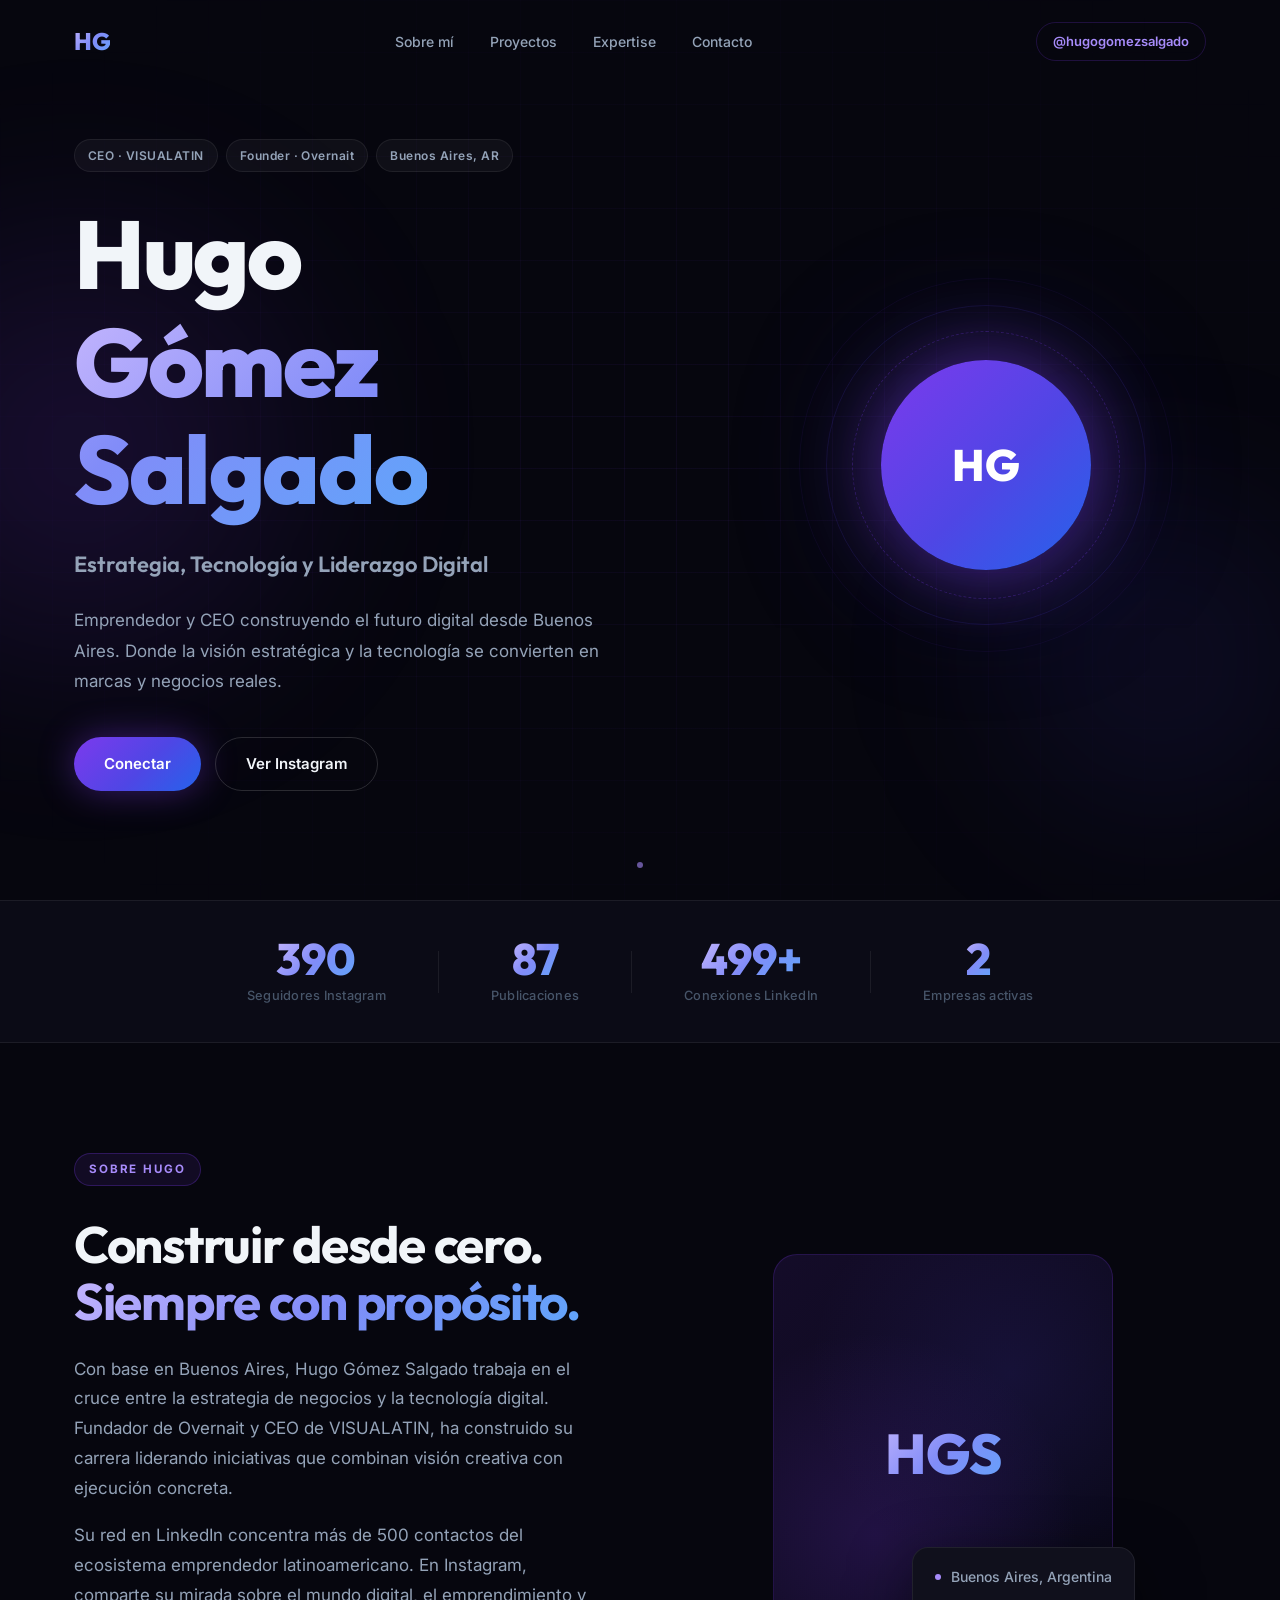
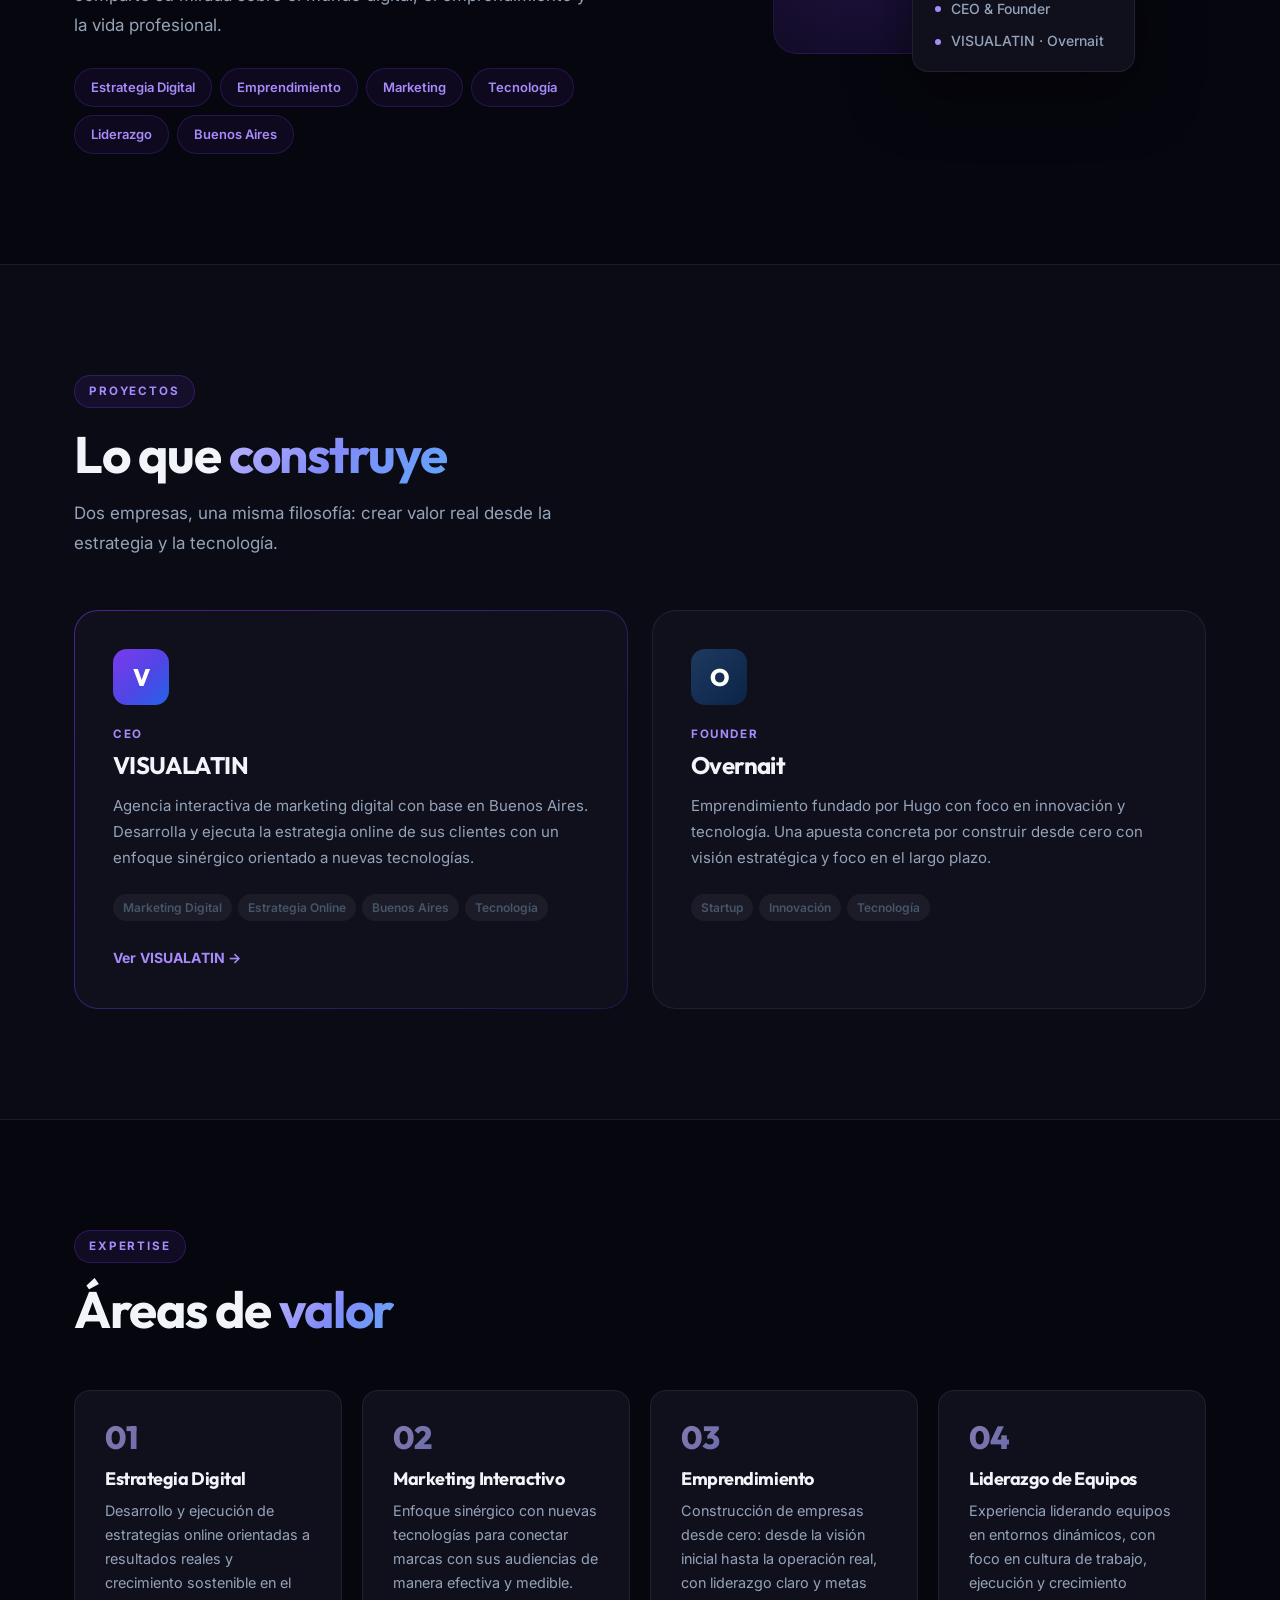
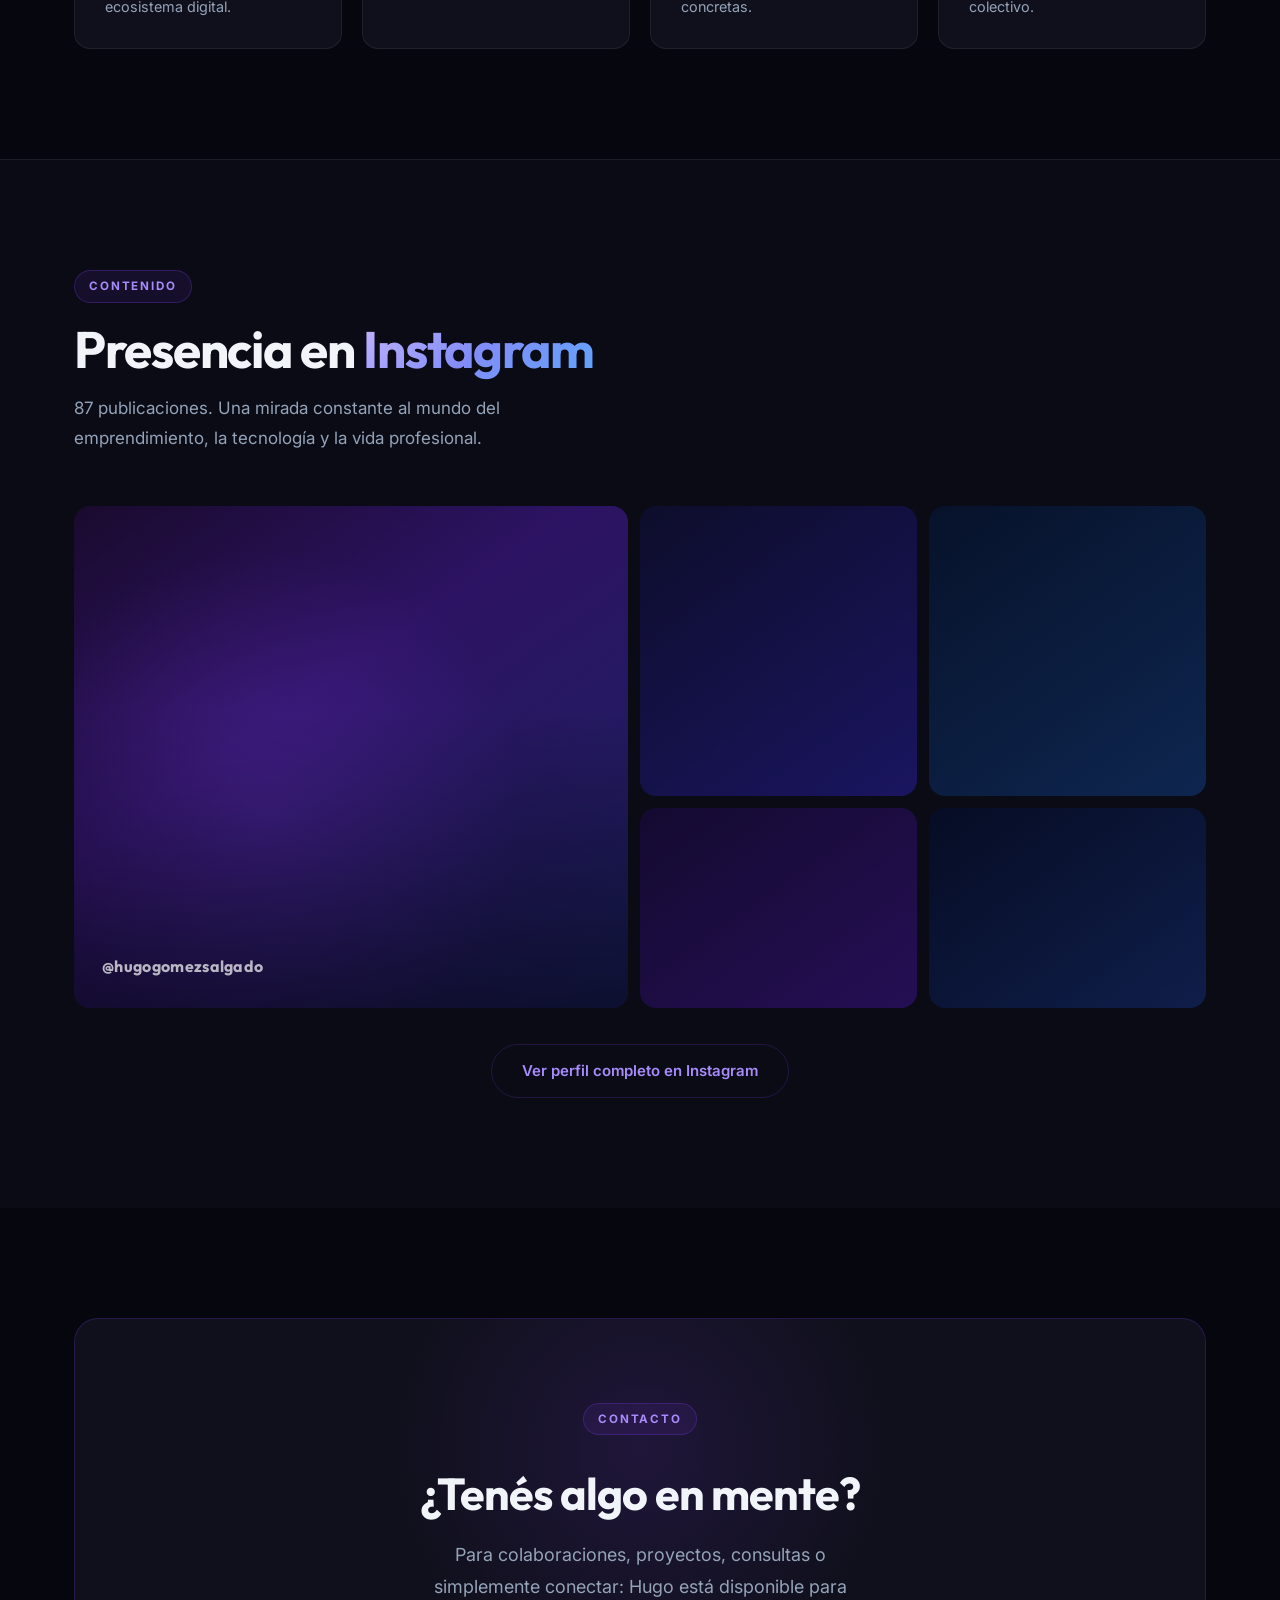
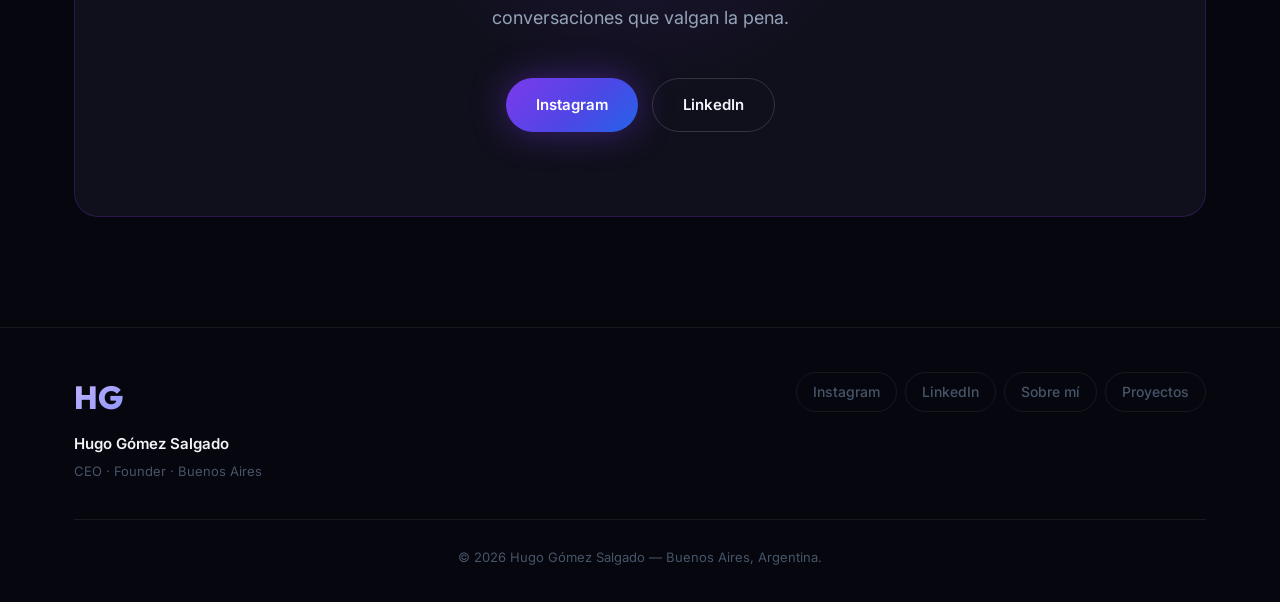
<file: hugo-gomez-web/index.html>
<!DOCTYPE html>
<html lang="es">
<head>
  <meta charset="UTF-8">
  <meta name="viewport" content="width=device-width, initial-scale=1.0">
  <meta name="description" content="Hugo Gómez Salgado — CEO de VISUALATIN y Founder de Overnait. Emprendedor y estratega digital con base en Buenos Aires, Argentina.">
  <meta name="keywords" content="Hugo Gómez Salgado, VISUALATIN, Overnait, marketing digital, estrategia, emprendedor, Buenos Aires, Argentina">
  <meta name="author" content="Hugo Gómez Salgado">

  <!-- Open Graph -->
  <meta property="og:title" content="Hugo Gómez Salgado — Estrategia y Liderazgo Digital">
  <meta property="og:description" content="Emprendedor y CEO construyendo el futuro digital desde Buenos Aires. Founder de Overnait y CEO de VISUALATIN.">
  <meta property="og:type" content="website">
  <meta property="og:url" content="https://hugogomezsalgado.com">
  <meta property="og:locale" content="es_AR">
  <!-- <meta property="og:image" content="assets/images/og-image.jpg"> -->

  <!-- Twitter Card -->
  <meta name="twitter:card" content="summary_large_image">
  <meta name="twitter:title" content="Hugo Gómez Salgado — Estrategia y Liderazgo Digital">
  <meta name="twitter:description" content="Emprendedor y CEO construyendo el futuro digital desde Buenos Aires.">

  <title>Hugo Gómez Salgado — Estrategia y Liderazgo Digital</title>

  <link rel="canonical" href="https://hugogomezsalgado.com">

  <!-- Fonts -->
  <link rel="preconnect" href="https://fonts.googleapis.com">
  <link rel="preconnect" href="https://fonts.gstatic.com" crossorigin>
  <link href="https://fonts.googleapis.com/css2?family=Outfit:wght@400;500;600;700;800&family=Inter:wght@400;500;600&display=swap" rel="stylesheet">

  <link rel="stylesheet" href="assets/css/style.css">
</head>
<body>

  <!-- ============================================================
       NAVBAR
  ============================================================ -->
  <nav id="navbar" role="navigation" aria-label="Navegación principal">
    <div class="nav-container">
      <a href="#" class="nav-logo" aria-label="Hugo Gómez Salgado — Inicio">HG</a>
      <ul class="nav-links" id="navLinks" role="list">
        <li><a href="#sobre">Sobre mí</a></li>
        <li><a href="#proyectos">Proyectos</a></li>
        <li><a href="#expertise">Expertise</a></li>
        <li><a href="#contacto">Contacto</a></li>
      </ul>
      <a href="https://www.instagram.com/hugogomezsalgado/"
         target="_blank" rel="noopener noreferrer"
         class="nav-ig" aria-label="Instagram de Hugo Gómez Salgado">
        @hugogomezsalgado
      </a>
      <button class="nav-toggle" id="navToggle"
              aria-label="Abrir menú" aria-expanded="false" aria-controls="navLinks">
        <span></span><span></span><span></span>
      </button>
    </div>
  </nav>


  <!-- ============================================================
       HERO
  ============================================================ -->
  <section id="hero" aria-label="Presentación">
    <div class="hero-bg" aria-hidden="true">
      <div class="hero-grid"></div>
      <div class="hero-glow hero-glow-1"></div>
      <div class="hero-glow hero-glow-2"></div>
    </div>

    <div class="container">
      <div class="hero-inner">
        <div class="hero-text">
          <div class="hero-badges">
            <span class="badge">CEO · VISUALATIN</span>
            <span class="badge">Founder · Overnait</span>
            <span class="badge">Buenos Aires, AR</span>
          </div>
          <h1>Hugo<br><span class="gradient-text">Gómez Salgado</span></h1>
          <p class="hero-tagline">Estrategia, Tecnología y Liderazgo Digital</p>
          <p class="hero-desc">
            Emprendedor y CEO construyendo el futuro digital desde Buenos Aires.
            Donde la visión estratégica y la tecnología se convierten en marcas y negocios reales.
          </p>
          <div class="hero-actions">
            <a href="#contacto" class="btn btn-primary">Conectar</a>
            <a href="https://www.instagram.com/hugogomezsalgado/"
               target="_blank" rel="noopener noreferrer"
               class="btn btn-secondary">Ver Instagram</a>
          </div>
        </div>

        <div class="hero-visual" aria-hidden="true">
          <!--
            FOTO DE PERFIL: Para agregar la foto real de Hugo, reemplazá
            el contenido de .orb-inner con:
              <img src="assets/images/hugo-profile.jpg" alt="Hugo Gómez Salgado">
            Y agregá la clase "has-photo" al div .profile-orb
          -->
          <div class="profile-orb">
            <div class="orb-inner"><span>HG</span></div>
            <div class="orb-ring ring-1"></div>
            <div class="orb-ring ring-2"></div>
            <div class="orb-ring ring-3"></div>
          </div>
        </div>
      </div>
    </div>

    <div class="hero-scroll" aria-hidden="true">
      <div class="scroll-dot"></div>
    </div>
  </section>


  <!-- ============================================================
       STATS BAR
  ============================================================ -->
  <div class="stats-bar" role="region" aria-label="Presencia digital">
    <div class="container">
      <div class="stats-inner">
        <div class="stat-item">
          <span class="stat-num" data-target="391">0</span>
          <span class="stat-label">Seguidores Instagram</span>
        </div>
        <div class="stat-sep" aria-hidden="true"></div>
        <div class="stat-item">
          <span class="stat-num" data-target="87">0</span>
          <span class="stat-label">Publicaciones</span>
        </div>
        <div class="stat-sep" aria-hidden="true"></div>
        <div class="stat-item">
          <span class="stat-num stat-plus" data-target="500">0</span>
          <span class="stat-label">Conexiones LinkedIn</span>
        </div>
        <div class="stat-sep" aria-hidden="true"></div>
        <div class="stat-item">
          <span class="stat-num" data-target="2">0</span>
          <span class="stat-label">Empresas activas</span>
        </div>
      </div>
    </div>
  </div>


  <!-- ============================================================
       SOBRE HUGO
  ============================================================ -->
  <section id="sobre" aria-label="Sobre Hugo Gómez Salgado">
    <div class="container">
      <div class="about-grid">

        <div class="about-content">
          <span class="section-label">Sobre Hugo</span>
          <h2>Construir desde cero.<br><span class="gradient-text">Siempre con propósito.</span></h2>
          <p>
            Con base en Buenos Aires, Hugo Gómez Salgado trabaja en el cruce entre
            la estrategia de negocios y la tecnología digital. Fundador de Overnait
            y CEO de VISUALATIN, ha construido su carrera liderando iniciativas que
            combinan visión creativa con ejecución concreta.
          </p>
          <p>
            Su red en LinkedIn concentra más de 500 contactos del ecosistema
            emprendedor latinoamericano. En Instagram, comparte su mirada sobre el
            mundo digital, el emprendimiento y la vida profesional.
          </p>
          <div class="about-tags">
            <span class="tag">Estrategia Digital</span>
            <span class="tag">Emprendimiento</span>
            <span class="tag">Marketing</span>
            <span class="tag">Tecnología</span>
            <span class="tag">Liderazgo</span>
            <span class="tag">Buenos Aires</span>
          </div>
        </div>

        <div class="about-visual">
          <div class="about-photo-wrap">
            <!--
              FOTO SOBRE: Reemplazá el .photo-placeholder con:
              <img src="assets/images/hugo-sobre.jpg" alt="Hugo Gómez Salgado">
              (mismo tamaño: 340×400px recomendado, object-fit: cover)
            -->
            <div class="photo-placeholder">
              <div class="photo-initials">HGS</div>
              <div class="photo-glow" aria-hidden="true"></div>
            </div>
            <div class="about-info-card">
              <div class="info-row">
                <div class="info-dot" aria-hidden="true"></div>
                <span>Buenos Aires, Argentina</span>
              </div>
              <div class="info-row">
                <div class="info-dot" aria-hidden="true"></div>
                <span>CEO &amp; Founder</span>
              </div>
              <div class="info-row">
                <div class="info-dot" aria-hidden="true"></div>
                <span>VISUALATIN · Overnait</span>
              </div>
            </div>
          </div>
        </div>

      </div>
    </div>
  </section>


  <!-- ============================================================
       PROYECTOS
  ============================================================ -->
  <section id="proyectos" aria-label="Proyectos de Hugo Gómez Salgado">
    <div class="container">
      <div class="section-header">
        <span class="section-label">Proyectos</span>
        <h2>Lo que <span class="gradient-text">construye</span></h2>
        <p class="section-sub">
          Dos empresas, una misma filosofía: crear valor real desde la estrategia y la tecnología.
        </p>
      </div>

      <div class="projects-grid">

        <article class="project-card project-card--primary">
          <div class="project-icon" aria-hidden="true">V</div>
          <div class="project-role">CEO</div>
          <h3>VISUALATIN</h3>
          <p>
            Agencia interactiva de marketing digital con base en Buenos Aires.
            Desarrolla y ejecuta la estrategia online de sus clientes con un enfoque
            sinérgico orientado a nuevas tecnologías.
          </p>
          <div class="project-tags">
            <span>Marketing Digital</span>
            <span>Estrategia Online</span>
            <span>Buenos Aires</span>
            <span>Tecnología</span>
          </div>
          <a href="https://www.facebook.com/visualatin/"
             target="_blank" rel="noopener noreferrer"
             class="project-link">Ver VISUALATIN &rarr;</a>
        </article>

        <article class="project-card">
          <div class="project-icon project-icon--o" aria-hidden="true">O</div>
          <div class="project-role">Founder</div>
          <h3>Overnait</h3>
          <p>
            Emprendimiento fundado por Hugo con foco en innovación y tecnología.
            Una apuesta concreta por construir desde cero con visión estratégica
            y foco en el largo plazo.
          </p>
          <div class="project-tags">
            <span>Startup</span>
            <span>Innovación</span>
            <span>Tecnología</span>
          </div>
        </article>

      </div>
    </div>
  </section>


  <!-- ============================================================
       EXPERTISE
  ============================================================ -->
  <section id="expertise" aria-label="Áreas de expertise">
    <div class="container">
      <div class="section-header">
        <span class="section-label">Expertise</span>
        <h2>Áreas de <span class="gradient-text">valor</span></h2>
      </div>

      <div class="expertise-grid">
        <div class="expertise-card">
          <div class="expertise-num" aria-hidden="true">01</div>
          <h3>Estrategia Digital</h3>
          <p>Desarrollo y ejecución de estrategias online orientadas a resultados reales y crecimiento sostenible en el ecosistema digital.</p>
        </div>
        <div class="expertise-card">
          <div class="expertise-num" aria-hidden="true">02</div>
          <h3>Marketing Interactivo</h3>
          <p>Enfoque sinérgico con nuevas tecnologías para conectar marcas con sus audiencias de manera efectiva y medible.</p>
        </div>
        <div class="expertise-card">
          <div class="expertise-num" aria-hidden="true">03</div>
          <h3>Emprendimiento</h3>
          <p>Construcción de empresas desde cero: desde la visión inicial hasta la operación real, con liderazgo claro y metas concretas.</p>
        </div>
        <div class="expertise-card">
          <div class="expertise-num" aria-hidden="true">04</div>
          <h3>Liderazgo de Equipos</h3>
          <p>Experiencia liderando equipos en entornos dinámicos, con foco en cultura de trabajo, ejecución y crecimiento colectivo.</p>
        </div>
      </div>
    </div>
  </section>


  <!-- ============================================================
       CONTENIDO / INSTAGRAM GRID
  ============================================================ -->
  <section id="contenido" aria-label="Contenido de Instagram">
    <div class="container">
      <div class="section-header">
        <span class="section-label">Contenido</span>
        <h2>Presencia en <span class="gradient-text">Instagram</span></h2>
        <p class="section-sub">
          87 publicaciones. Una mirada constante al mundo del emprendimiento,
          la tecnología y la vida profesional.
        </p>
      </div>

      <div class="ig-grid" role="list" aria-label="Grilla de Instagram">
        <!--
          FOTOS DE INSTAGRAM: Reemplazá cada .ig-placeholder con una imagen real:
            <img src="assets/images/ig-1.jpg" alt="Post de Instagram">
          Nombrá las fotos: ig-1.jpg, ig-2.jpg, ig-3.jpg, ig-4.jpg, ig-5.jpg
          y colocálas en la carpeta assets/images/
        -->
        <div class="ig-item ig-item--large" role="listitem">
          <div class="ig-placeholder ig-p-1">
            <div class="ig-overlay">
              <span>@hugogomezsalgado</span>
            </div>
          </div>
        </div>
        <div class="ig-item" role="listitem">
          <div class="ig-placeholder ig-p-2"></div>
        </div>
        <div class="ig-item" role="listitem">
          <div class="ig-placeholder ig-p-3"></div>
        </div>
        <div class="ig-item" role="listitem">
          <div class="ig-placeholder ig-p-4"></div>
        </div>
        <div class="ig-item" role="listitem">
          <div class="ig-placeholder ig-p-5"></div>
        </div>
      </div>

      <div class="ig-cta">
        <a href="https://www.instagram.com/hugogomezsalgado/"
           target="_blank" rel="noopener noreferrer"
           class="btn btn-outline">Ver perfil completo en Instagram</a>
      </div>
    </div>
  </section>


  <!-- ============================================================
       CONTACTO
  ============================================================ -->
  <section id="contacto" aria-label="Contacto">
    <div class="container">
      <div class="contact-block">
        <div class="contact-glow" aria-hidden="true"></div>
        <span class="section-label">Contacto</span>
        <h2>&iquest;Ten&eacute;s algo en mente?</h2>
        <p>
          Para colaboraciones, proyectos, consultas o simplemente conectar:
          Hugo está disponible para conversaciones que valgan la pena.
        </p>
        <div class="contact-buttons">
          <a href="https://www.instagram.com/hugogomezsalgado/"
             target="_blank" rel="noopener noreferrer"
             class="btn btn-primary">Instagram</a>
          <a href="https://www.linkedin.com/in/hugo-gomez-salgado/"
             target="_blank" rel="noopener noreferrer"
             class="btn btn-secondary">LinkedIn</a>
          <!--
            Descomentá cuando Hugo confirme sus datos:
            <a href="https://wa.me/54XXXXXXXXXX" target="_blank" rel="noopener noreferrer" class="btn btn-wa">WhatsApp</a>
            <a href="mailto:hugo@XXXXXXX.com" class="btn btn-outline">Email</a>
          -->
        </div>
      </div>
    </div>
  </section>


  <!-- ============================================================
       FOOTER
  ============================================================ -->
  <footer role="contentinfo">
    <div class="container">
      <div class="footer-top">
        <div class="footer-brand">
          <span class="footer-logo" aria-hidden="true">HG</span>
          <p class="footer-name">Hugo Gómez Salgado</p>
          <p class="footer-role">CEO · Founder · Buenos Aires</p>
        </div>
        <nav class="footer-nav" aria-label="Enlaces del footer">
          <a href="https://www.instagram.com/hugogomezsalgado/"
             target="_blank" rel="noopener noreferrer">Instagram</a>
          <a href="https://www.linkedin.com/in/hugo-gomez-salgado/"
             target="_blank" rel="noopener noreferrer">LinkedIn</a>
          <a href="#sobre">Sobre mí</a>
          <a href="#proyectos">Proyectos</a>
        </nav>
      </div>
      <div class="footer-bottom">
        <span>&copy; 2026 Hugo Gómez Salgado &mdash; Buenos Aires, Argentina.</span>
      </div>
    </div>
  </footer>


  <script src="assets/js/main.js"></script>
</body>
</html>
</file>
<file: hugo-gomez-web/assets/css/style.css>
/* ================================================================
   HUGO GÓMEZ SALGADO — Personal Brand Website
   Fuentes: Outfit (headings) + Inter (body)
   Tema: Dark premium con acentos violeta/índigo
   ================================================================ */

/* ----------------------------------------------------------------
   RESET & BASE
---------------------------------------------------------------- */
*, *::before, *::after {
  box-sizing: border-box;
  margin: 0;
  padding: 0;
}

:root {
  /* Background */
  --bg:          #06060e;
  --bg-2:        #0b0b16;
  --bg-card:     #10101c;
  --bg-card-h:   #141428;

  /* Accent */
  --accent:      #7c3aed;
  --accent-2:    #4f46e5;
  --accent-li:   #a78bfa;

  /* Text */
  --text:        #f1f5f9;
  --text-2:      #94a3b8;
  --text-3:      #475569;

  /* Borders */
  --border:      rgba(124, 58, 237, 0.22);
  --border-2:    rgba(255, 255, 255, 0.07);

  /* Gradients */
  --grad:        linear-gradient(135deg, #7c3aed 0%, #4f46e5 55%, #2563eb 100%);
  --grad-subtle: linear-gradient(135deg, rgba(124,58,237,0.12), rgba(79,70,229,0.04));
  --grad-text:   linear-gradient(135deg, #c4b5fd 0%, #818cf8 50%, #60a5fa 100%);

  /* Spacing */
  --section-py: 110px;
  --container:  1180px;

  /* Typography */
  --font-h: 'Outfit', sans-serif;
  --font-b: 'Inter', sans-serif;

  /* Radii */
  --r:    16px;
  --r-sm: 8px;
  --r-lg: 24px;

  /* Transitions */
  --ease: 0.3s cubic-bezier(0.4, 0, 0.2, 1);
}

html {
  scroll-behavior: smooth;
  font-size: 16px;
}

body {
  background: var(--bg);
  color: var(--text);
  font-family: var(--font-b);
  line-height: 1.6;
  overflow-x: hidden;
  -webkit-font-smoothing: antialiased;
  -moz-osx-font-smoothing: grayscale;
}

::-webkit-scrollbar            { width: 4px; }
::-webkit-scrollbar-track      { background: var(--bg); }
::-webkit-scrollbar-thumb      { background: var(--accent); border-radius: 2px; }
::selection                    { background: var(--accent); color: #fff; }

h1, h2, h3, h4 {
  font-family: var(--font-h);
  line-height: 1.12;
  letter-spacing: -0.025em;
}

h1 { font-size: clamp(3rem, 7.5vw, 6.5rem); font-weight: 800; }
h2 { font-size: clamp(2rem, 4vw, 3.25rem);  font-weight: 700; }
h3 { font-size: 1.5rem;   font-weight: 700; }

p  { line-height: 1.75; color: var(--text-2); }
a  { color: inherit; text-decoration: none; }
img { max-width: 100%; display: block; }

/* ----------------------------------------------------------------
   UTILITIES
---------------------------------------------------------------- */
.container {
  max-width: var(--container);
  margin: 0 auto;
  padding: 0 24px;
}

.gradient-text {
  background: var(--grad-text);
  -webkit-background-clip: text;
  -webkit-text-fill-color: transparent;
  background-clip: text;
}

.section-label {
  display: inline-block;
  font-size: 0.725rem;
  font-weight: 700;
  letter-spacing: 0.16em;
  text-transform: uppercase;
  color: var(--accent-li);
  padding: 6px 14px;
  background: rgba(124, 58, 237, 0.1);
  border: 1px solid rgba(124, 58, 237, 0.28);
  border-radius: 100px;
  margin-bottom: 18px;
}

.section-header {
  margin-bottom: 52px;
}

.section-header h2 {
  margin-bottom: 16px;
}

.section-sub {
  font-size: 1.0625rem;
  color: var(--text-2);
  max-width: 560px;
}

/* ----------------------------------------------------------------
   BUTTONS
---------------------------------------------------------------- */
.btn {
  display: inline-flex;
  align-items: center;
  gap: 8px;
  padding: 14px 30px;
  border-radius: 100px;
  font-size: 0.9375rem;
  font-weight: 600;
  font-family: var(--font-b);
  border: none;
  cursor: pointer;
  transition: var(--ease);
  white-space: nowrap;
  text-decoration: none;
}

.btn-primary {
  background: var(--grad);
  color: #fff;
  box-shadow: 0 0 36px rgba(124, 58, 237, 0.42);
}
.btn-primary:hover {
  transform: translateY(-2px);
  box-shadow: 0 0 56px rgba(124, 58, 237, 0.65);
}

.btn-secondary {
  background: transparent;
  color: var(--text);
  border: 1.5px solid rgba(255, 255, 255, 0.15);
}
.btn-secondary:hover {
  background: rgba(255, 255, 255, 0.06);
  border-color: rgba(255, 255, 255, 0.32);
  transform: translateY(-2px);
}

.btn-outline {
  background: transparent;
  color: var(--accent-li);
  border: 1.5px solid var(--border);
}
.btn-outline:hover {
  background: rgba(124, 58, 237, 0.1);
  border-color: var(--accent);
  transform: translateY(-2px);
}

/* ----------------------------------------------------------------
   NAVBAR
---------------------------------------------------------------- */
#navbar {
  position: fixed;
  top: 0; left: 0; right: 0;
  z-index: 1000;
  padding: 22px 0;
  transition: padding var(--ease), background var(--ease), border var(--ease);
}

#navbar.scrolled {
  padding: 14px 0;
  background: rgba(6, 6, 14, 0.88);
  backdrop-filter: blur(20px);
  -webkit-backdrop-filter: blur(20px);
  border-bottom: 1px solid var(--border-2);
}

.nav-container {
  max-width: var(--container);
  margin: 0 auto;
  padding: 0 24px;
  display: flex;
  align-items: center;
  gap: 36px;
}

.nav-logo {
  font-family: var(--font-h);
  font-size: 1.5rem;
  font-weight: 800;
  background: var(--grad-text);
  -webkit-background-clip: text;
  -webkit-text-fill-color: transparent;
  background-clip: text;
  letter-spacing: -0.02em;
  flex-shrink: 0;
}

.nav-links {
  display: flex;
  list-style: none;
  gap: 4px;
  flex: 1;
  justify-content: center;
}

.nav-links a {
  padding: 8px 16px;
  font-size: 0.875rem;
  font-weight: 500;
  color: var(--text-2);
  border-radius: 100px;
  transition: var(--ease);
}
.nav-links a:hover {
  color: var(--text);
  background: rgba(255, 255, 255, 0.06);
}

.nav-ig {
  font-size: 0.8125rem;
  font-weight: 600;
  color: var(--accent-li);
  padding: 8px 16px;
  border: 1px solid var(--border);
  border-radius: 100px;
  transition: var(--ease);
  flex-shrink: 0;
}
.nav-ig:hover {
  background: rgba(124, 58, 237, 0.1);
  border-color: var(--accent);
}

/* Hamburger */
.nav-toggle {
  display: none;
  flex-direction: column;
  justify-content: space-between;
  width: 24px;
  height: 18px;
  background: none;
  border: none;
  cursor: pointer;
  padding: 0;
  margin-left: auto;
}
.nav-toggle span {
  display: block;
  width: 100%;
  height: 2px;
  background: var(--text);
  border-radius: 2px;
  transition: var(--ease);
}
.nav-toggle.open span:nth-child(1) { transform: translateY(8px) rotate(45deg); }
.nav-toggle.open span:nth-child(2) { opacity: 0; transform: scaleX(0); }
.nav-toggle.open span:nth-child(3) { transform: translateY(-8px) rotate(-45deg); }

/* ----------------------------------------------------------------
   HERO
---------------------------------------------------------------- */
#hero {
  min-height: 100vh;
  display: flex;
  align-items: center;
  position: relative;
  overflow: hidden;
  padding: 100px 0 70px;
}

.hero-bg {
  position: absolute;
  inset: 0;
  z-index: 0;
}

.hero-grid {
  position: absolute;
  inset: 0;
  background-image:
    linear-gradient(rgba(124, 58, 237, 0.07) 1px, transparent 1px),
    linear-gradient(90deg, rgba(124, 58, 237, 0.07) 1px, transparent 1px);
  background-size: 52px 52px;
  mask-image: radial-gradient(ellipse 80% 80% at 50% 50%, black 0%, transparent 80%);
  -webkit-mask-image: radial-gradient(ellipse 80% 80% at 50% 50%, black 0%, transparent 80%);
}

.hero-glow {
  position: absolute;
  border-radius: 50%;
  filter: blur(70px);
  pointer-events: none;
}
.hero-glow-1 {
  width: 640px; height: 640px;
  background: radial-gradient(circle, rgba(124, 58, 237, 0.18) 0%, transparent 70%);
  left: -240px; top: 50%; transform: translateY(-50%);
}
.hero-glow-2 {
  width: 480px; height: 480px;
  background: radial-gradient(circle, rgba(79, 70, 229, 0.12) 0%, transparent 70%);
  right: -120px; bottom: 0;
}

#hero .container {
  position: relative;
  z-index: 1;
  width: 100%;
}

.hero-inner {
  display: grid;
  grid-template-columns: 1fr 440px;
  gap: 64px;
  align-items: center;
}

.hero-badges {
  display: flex;
  flex-wrap: wrap;
  gap: 8px;
  margin-bottom: 28px;
  animation: fadeUp 0.7s ease 0.1s both;
}

.badge {
  font-size: 0.75rem;
  font-weight: 600;
  letter-spacing: 0.04em;
  color: var(--text-2);
  padding: 6px 13px;
  background: rgba(255, 255, 255, 0.04);
  border: 1px solid var(--border-2);
  border-radius: 100px;
}

#hero h1 {
  margin-bottom: 22px;
  animation: fadeUp 0.7s ease 0.2s both;
}

.hero-tagline {
  font-family: var(--font-h);
  font-size: clamp(1.125rem, 2vw, 1.375rem);
  font-weight: 600;
  color: var(--text-2);
  margin-bottom: 22px;
  animation: fadeUp 0.7s ease 0.3s both;
}

.hero-desc {
  font-size: 1.0625rem;
  line-height: 1.8;
  color: var(--text-2);
  margin-bottom: 40px;
  max-width: 540px;
  animation: fadeUp 0.7s ease 0.4s both;
}

.hero-actions {
  display: flex;
  flex-wrap: wrap;
  gap: 14px;
  animation: fadeUp 0.7s ease 0.5s both;
}

/* Profile Orb */
.hero-visual {
  display: flex;
  justify-content: center;
  align-items: center;
  animation: fadeUp 0.7s ease 0.3s both;
}

.profile-orb {
  position: relative;
  width: 360px;
  height: 360px;
  display: flex;
  align-items: center;
  justify-content: center;
}

.orb-inner {
  width: 210px;
  height: 210px;
  border-radius: 50%;
  background: var(--grad);
  display: flex;
  align-items: center;
  justify-content: center;
  font-family: var(--font-h);
  font-size: 2.75rem;
  font-weight: 800;
  color: #fff;
  position: relative;
  z-index: 2;
  box-shadow:
    0 0 80px rgba(124, 58, 237, 0.55),
    0 0 160px rgba(79, 70, 229, 0.25);
}

/* When real photo is added: class "has-photo" on .profile-orb */
.profile-orb.has-photo .orb-inner {
  overflow: hidden;
  font-size: 0;
}
.profile-orb.has-photo .orb-inner img {
  width: 100%;
  height: 100%;
  object-fit: cover;
}

.orb-ring {
  position: absolute;
  border-radius: 50%;
  animation: spin-ring linear infinite;
}
.ring-1 {
  width: 268px; height: 268px;
  border: 1px dashed rgba(124, 58, 237, 0.28);
  animation-duration: 22s;
}
.ring-2 {
  width: 320px; height: 320px;
  border: 1px solid rgba(79, 70, 229, 0.15);
  animation-duration: 34s;
  animation-direction: reverse;
}
.ring-3 {
  width: 374px; height: 374px;
  border: 1px solid rgba(124, 58, 237, 0.07);
  animation-duration: 50s;
}

@keyframes spin-ring {
  from { transform: rotate(0deg); }
  to   { transform: rotate(360deg); }
}

/* Scroll hint */
.hero-scroll {
  position: absolute;
  bottom: 32px;
  left: 50%;
  transform: translateX(-50%);
  z-index: 1;
}
.scroll-dot {
  width: 6px; height: 6px;
  background: var(--accent-li);
  border-radius: 50%;
  animation: bounce 1.8s ease-in-out infinite;
  opacity: 0.6;
}
@keyframes bounce {
  0%, 100% { transform: translateY(0); opacity: 0.6; }
  50%       { transform: translateY(10px); opacity: 0.2; }
}

/* ----------------------------------------------------------------
   STATS BAR
---------------------------------------------------------------- */
.stats-bar {
  border-top: 1px solid var(--border-2);
  border-bottom: 1px solid var(--border-2);
  background: var(--bg-2);
  padding: 36px 0;
}

.stats-inner {
  display: flex;
  align-items: center;
  justify-content: center;
  flex-wrap: wrap;
}

.stat-item {
  display: flex;
  flex-direction: column;
  align-items: center;
  padding: 0 52px;
  gap: 5px;
}

.stat-num {
  font-family: var(--font-h);
  font-size: 2.75rem;
  font-weight: 800;
  line-height: 1;
  background: var(--grad-text);
  -webkit-background-clip: text;
  -webkit-text-fill-color: transparent;
  background-clip: text;
}

.stat-label {
  font-size: 0.8rem;
  color: var(--text-3);
  font-weight: 500;
  letter-spacing: 0.02em;
  text-align: center;
}

.stat-sep {
  width: 1px;
  height: 42px;
  background: var(--border-2);
  flex-shrink: 0;
}

/* ----------------------------------------------------------------
   ABOUT
---------------------------------------------------------------- */
#sobre {
  padding: var(--section-py) 0;
}

.about-grid {
  display: grid;
  grid-template-columns: 1fr 1fr;
  gap: 80px;
  align-items: center;
}

.about-content h2 {
  margin: 12px 0 24px;
}

.about-content p {
  font-size: 1.0625rem;
  margin-bottom: 18px;
}

.about-tags {
  display: flex;
  flex-wrap: wrap;
  gap: 8px;
  margin-top: 28px;
}

.tag {
  font-size: 0.8125rem;
  font-weight: 600;
  padding: 8px 16px;
  background: rgba(124, 58, 237, 0.08);
  border: 1px solid var(--border);
  border-radius: 100px;
  color: var(--accent-li);
  transition: background var(--ease);
}
.tag:hover {
  background: rgba(124, 58, 237, 0.16);
}

.about-visual {
  display: flex;
  justify-content: center;
}

.about-photo-wrap {
  position: relative;
  display: inline-block;
}

.photo-placeholder {
  width: 340px;
  height: 400px;
  border-radius: var(--r-lg);
  background: var(--grad-subtle);
  border: 1px solid var(--border);
  display: flex;
  align-items: center;
  justify-content: center;
  position: relative;
  overflow: hidden;
}

/* When replacing with real photo */
.photo-placeholder img {
  width: 100%;
  height: 100%;
  object-fit: cover;
}

.photo-initials {
  font-family: var(--font-h);
  font-size: 3.5rem;
  font-weight: 800;
  background: var(--grad-text);
  -webkit-background-clip: text;
  -webkit-text-fill-color: transparent;
  background-clip: text;
  position: relative;
  z-index: 1;
}

.photo-glow {
  position: absolute;
  inset: 0;
  background:
    radial-gradient(circle at 30% 70%, rgba(124, 58, 237, 0.18) 0%, transparent 55%),
    radial-gradient(circle at 70% 30%, rgba(79, 70, 229, 0.12) 0%, transparent 55%);
}

.about-info-card {
  position: absolute;
  bottom: -18px;
  right: -22px;
  background: var(--bg-card);
  border: 1px solid var(--border-2);
  border-radius: var(--r);
  padding: 18px 22px;
  display: flex;
  flex-direction: column;
  gap: 10px;
  min-width: 210px;
  box-shadow: 0 20px 60px rgba(0,0,0,0.5);
}

.info-row {
  display: flex;
  align-items: center;
  gap: 10px;
  font-size: 0.875rem;
  font-weight: 500;
  color: var(--text-2);
}

.info-dot {
  width: 6px;
  height: 6px;
  background: var(--accent-li);
  border-radius: 50%;
  flex-shrink: 0;
}

/* ----------------------------------------------------------------
   PROJECTS
---------------------------------------------------------------- */
#proyectos {
  padding: var(--section-py) 0;
  background: var(--bg-2);
  border-top: 1px solid var(--border-2);
  border-bottom: 1px solid var(--border-2);
}

.projects-grid {
  display: grid;
  grid-template-columns: 1fr 1fr;
  gap: 24px;
}

.project-card {
  background: var(--bg-card);
  border: 1px solid var(--border-2);
  border-radius: var(--r-lg);
  padding: 38px;
  transition: transform var(--ease), box-shadow var(--ease), border-color var(--ease);
  position: relative;
  overflow: hidden;
}

.project-card::after {
  content: '';
  position: absolute;
  inset: 0;
  background: var(--grad-subtle);
  opacity: 0;
  transition: opacity var(--ease);
  pointer-events: none;
}

.project-card:hover {
  transform: translateY(-5px);
  box-shadow: 0 24px 64px rgba(0,0,0,0.45);
  border-color: var(--border);
}
.project-card:hover::after {
  opacity: 1;
}

/* Gradient border for featured card */
.project-card--primary {
  background:
    linear-gradient(var(--bg-card), var(--bg-card)) padding-box,
    linear-gradient(135deg, rgba(124,58,237,0.55), rgba(79,70,229,0.25)) border-box;
  border: 1px solid transparent;
}

.project-icon {
  width: 56px;
  height: 56px;
  background: var(--grad);
  border-radius: 14px;
  display: flex;
  align-items: center;
  justify-content: center;
  font-family: var(--font-h);
  font-size: 1.5rem;
  font-weight: 800;
  color: #fff;
  margin-bottom: 20px;
  position: relative;
  z-index: 1;
}
.project-icon--o {
  background: linear-gradient(135deg, #1e3a5f 0%, #0a2447 100%);
}

.project-role {
  font-size: 0.725rem;
  font-weight: 700;
  letter-spacing: 0.14em;
  text-transform: uppercase;
  color: var(--accent-li);
  margin-bottom: 8px;
  position: relative;
  z-index: 1;
}

.project-card h3 {
  margin-bottom: 14px;
  position: relative;
  z-index: 1;
}

.project-card p {
  font-size: 0.9375rem;
  margin-bottom: 22px;
  position: relative;
  z-index: 1;
}

.project-tags {
  display: flex;
  flex-wrap: wrap;
  gap: 6px;
  margin-bottom: 24px;
  position: relative;
  z-index: 1;
}

.project-tags span {
  font-size: 0.75rem;
  font-weight: 600;
  padding: 4px 10px;
  background: rgba(255, 255, 255, 0.05);
  border-radius: 100px;
  color: var(--text-3);
}

.project-link {
  font-size: 0.875rem;
  font-weight: 700;
  color: var(--accent-li);
  transition: color var(--ease);
  position: relative;
  z-index: 1;
  letter-spacing: 0.01em;
}
.project-link:hover {
  color: #fff;
}

/* ----------------------------------------------------------------
   EXPERTISE
---------------------------------------------------------------- */
#expertise {
  padding: var(--section-py) 0;
}

.expertise-grid {
  display: grid;
  grid-template-columns: repeat(4, 1fr);
  gap: 20px;
}

.expertise-card {
  background: var(--bg-card);
  border: 1px solid var(--border-2);
  border-radius: var(--r);
  padding: 30px;
  transition: transform var(--ease), border-color var(--ease), background var(--ease);
}

.expertise-card:hover {
  transform: translateY(-4px);
  border-color: var(--border);
  background: var(--bg-card-h);
}

.expertise-num {
  font-family: var(--font-h);
  font-size: 2rem;
  font-weight: 800;
  background: var(--grad-text);
  -webkit-background-clip: text;
  -webkit-text-fill-color: transparent;
  background-clip: text;
  margin-bottom: 16px;
  line-height: 1;
  opacity: 0.65;
}

.expertise-card h3 {
  font-size: 1.125rem;
  margin-bottom: 10px;
}

.expertise-card p {
  font-size: 0.9rem;
  line-height: 1.65;
}

/* ----------------------------------------------------------------
   INSTAGRAM GRID
---------------------------------------------------------------- */
#contenido {
  padding: var(--section-py) 0;
  background: var(--bg-2);
  border-top: 1px solid var(--border-2);
}

.ig-grid {
  display: grid;
  grid-template-columns: 2fr 1fr 1fr;
  grid-template-rows: 290px 200px;
  gap: 12px;
  margin-bottom: 36px;
}

.ig-item {
  border-radius: var(--r);
  overflow: hidden;
  transition: transform var(--ease), box-shadow var(--ease);
}
.ig-item:hover {
  transform: scale(1.015);
  box-shadow: 0 20px 50px rgba(0,0,0,0.5);
}

.ig-item--large {
  grid-row: 1 / 3;
  grid-column: 1;
}

.ig-placeholder {
  width: 100%;
  height: 100%;
  position: relative;
  overflow: hidden;
}

/* When replacing with real photos, the <img> inside should be:
   width:100%; height:100%; object-fit:cover; */
.ig-placeholder img {
  width: 100%;
  height: 100%;
  object-fit: cover;
}

/* Aesthetic gradient placeholders */
.ig-p-1 { background: linear-gradient(145deg, #1a0a2e 0%, #2d1363 40%, #1a2060 100%); }
.ig-p-2 { background: linear-gradient(145deg, #0d0d2b 0%, #1a1560 100%); }
.ig-p-3 { background: linear-gradient(145deg, #07122a 0%, #0e2650 100%); }
.ig-p-4 { background: linear-gradient(145deg, #140a30 0%, #250f55 100%); }
.ig-p-5 { background: linear-gradient(145deg, #060c24 0%, #0f1e4a 100%); }

.ig-p-1::before {
  content: '';
  position: absolute;
  inset: 0;
  background: radial-gradient(circle at 35% 60%, rgba(124,58,237,0.25) 0%, transparent 55%);
}

.ig-overlay {
  position: absolute;
  inset: 0;
  display: flex;
  align-items: flex-end;
  padding: 28px;
  background: linear-gradient(to top, rgba(0,0,0,0.5) 0%, transparent 60%);
}

.ig-overlay span {
  font-family: var(--font-h);
  font-size: 1rem;
  font-weight: 700;
  color: rgba(255,255,255,0.7);
  letter-spacing: 0.02em;
}

.ig-cta {
  text-align: center;
}

/* ----------------------------------------------------------------
   CONTACT
---------------------------------------------------------------- */
#contacto {
  padding: var(--section-py) 0;
}

.contact-block {
  background: var(--bg-card);
  border: 1px solid var(--border);
  border-radius: var(--r-lg);
  padding: 84px 60px;
  text-align: center;
  position: relative;
  overflow: hidden;
}

.contact-glow {
  position: absolute;
  top: -120px;
  left: 50%;
  transform: translateX(-50%);
  width: 500px;
  height: 500px;
  background: radial-gradient(circle, rgba(124,58,237,0.14) 0%, transparent 70%);
  pointer-events: none;
}

.contact-block .section-label {
  position: relative;
}

.contact-block h2 {
  font-size: clamp(2rem, 3.5vw, 2.875rem);
  margin: 16px 0 20px;
  position: relative;
}

.contact-block p {
  font-size: 1.125rem;
  max-width: 460px;
  margin: 0 auto 44px;
  position: relative;
}

.contact-buttons {
  display: flex;
  justify-content: center;
  flex-wrap: wrap;
  gap: 14px;
  position: relative;
}

/* ----------------------------------------------------------------
   FOOTER
---------------------------------------------------------------- */
footer {
  border-top: 1px solid var(--border-2);
  padding: 44px 0 32px;
}

.footer-top {
  display: flex;
  justify-content: space-between;
  align-items: flex-start;
  margin-bottom: 36px;
  flex-wrap: wrap;
  gap: 28px;
}

.footer-logo {
  font-family: var(--font-h);
  font-size: 2rem;
  font-weight: 800;
  background: var(--grad-text);
  -webkit-background-clip: text;
  -webkit-text-fill-color: transparent;
  background-clip: text;
  display: block;
  margin-bottom: 8px;
}

.footer-name {
  font-size: 0.9375rem;
  font-weight: 600;
  color: var(--text);
  margin-bottom: 3px;
}

.footer-role {
  font-size: 0.8125rem;
  color: var(--text-3);
}

.footer-nav {
  display: flex;
  flex-wrap: wrap;
  gap: 8px;
  align-items: flex-start;
}

.footer-nav a {
  padding: 8px 16px;
  font-size: 0.875rem;
  font-weight: 500;
  color: var(--text-3);
  border: 1px solid var(--border-2);
  border-radius: 100px;
  transition: var(--ease);
}
.footer-nav a:hover {
  color: var(--text);
  border-color: var(--border);
  background: rgba(124, 58, 237, 0.06);
}

.footer-bottom {
  border-top: 1px solid var(--border-2);
  padding-top: 24px;
  text-align: center;
}

.footer-bottom span {
  font-size: 0.8125rem;
  color: var(--text-3);
}

/* ----------------------------------------------------------------
   SCROLL ANIMATIONS
---------------------------------------------------------------- */
@keyframes fadeUp {
  from { opacity: 0; transform: translateY(28px); }
  to   { opacity: 1; transform: translateY(0); }
}

.reveal {
  opacity: 0;
  transform: translateY(32px);
  transition: opacity 0.7s ease, transform 0.7s ease;
}
.reveal.visible {
  opacity: 1;
  transform: translateY(0);
}
.reveal-d1 { transition-delay: 0.1s; }
.reveal-d2 { transition-delay: 0.2s; }
.reveal-d3 { transition-delay: 0.3s; }
.reveal-d4 { transition-delay: 0.4s; }

/* ----------------------------------------------------------------
   RESPONSIVE — TABLET (≤ 1024px)
---------------------------------------------------------------- */
@media (max-width: 1024px) {
  :root { --section-py: 80px; }

  .hero-inner {
    grid-template-columns: 1fr;
    gap: 52px;
  }
  .hero-visual { order: -1; }

  .about-grid {
    grid-template-columns: 1fr;
    gap: 56px;
  }

  .projects-grid {
    grid-template-columns: 1fr;
  }

  .expertise-grid {
    grid-template-columns: repeat(2, 1fr);
  }

  .ig-grid {
    grid-template-columns: repeat(2, 1fr);
    grid-template-rows: auto;
  }
  .ig-item--large {
    grid-row: auto;
    grid-column: auto;
  }
  .ig-item { height: 260px; }
}

/* ----------------------------------------------------------------
   RESPONSIVE — MOBILE (≤ 768px)
---------------------------------------------------------------- */
@media (max-width: 768px) {
  :root { --section-py: 64px; }

  /* Navbar */
  #navbar { padding: 16px 0; }
  .nav-links { display: none; }
  .nav-links.open {
    display: flex;
    flex-direction: column;
    position: fixed;
    top: 64px; left: 0; right: 0;
    background: rgba(6, 6, 14, 0.97);
    backdrop-filter: blur(20px);
    border-bottom: 1px solid var(--border-2);
    padding: 16px;
    gap: 4px;
    z-index: 999;
  }
  .nav-links.open a {
    padding: 12px 16px;
    border-radius: var(--r-sm);
    font-size: 1rem;
  }
  .nav-ig  { display: none; }
  .nav-toggle { display: flex; }

  /* Hero */
  #hero { padding: 90px 0 60px; }
  .hero-desc { max-width: 100%; }

  .profile-orb {
    width: 260px; height: 260px;
  }
  .orb-inner  { width: 158px; height: 158px; font-size: 2rem; }
  .ring-1     { width: 198px; height: 198px; }
  .ring-2     { width: 240px; height: 240px; }
  .ring-3     { display: none; }

  /* Stats */
  .stats-inner {
    flex-wrap: wrap;
    justify-content: center;
    gap: 0;
  }
  .stat-item { padding: 16px 28px; flex: 1 1 45%; }
  .stat-sep  { display: none; }

  /* About */
  .about-photo-wrap { width: 100%; display: flex; justify-content: center; }
  .photo-placeholder { width: 280px; height: 320px; }
  .about-info-card   { position: static; margin-top: 14px; right: auto; bottom: auto; }

  /* Contact */
  .contact-block { padding: 44px 24px; }

  /* Footer */
  .footer-top {
    flex-direction: column;
    gap: 20px;
  }

  /* IG grid */
  .ig-grid {
    grid-template-columns: repeat(2, 1fr);
    grid-template-rows: none;
  }
  .ig-item { height: 180px; }
}

/* ----------------------------------------------------------------
   RESPONSIVE — SMALL MOBILE (≤ 480px)
---------------------------------------------------------------- */
@media (max-width: 480px) {
  .expertise-grid { grid-template-columns: 1fr; }

  .ig-grid {
    grid-template-columns: 1fr;
  }
  .ig-item { height: 220px; }

  .hero-actions {
    flex-direction: column;
  }
  .hero-actions .btn {
    width: 100%;
    justify-content: center;
  }

  h1 { font-size: 2.6rem; }
  h2 { font-size: 1.875rem; }
}
</file>
